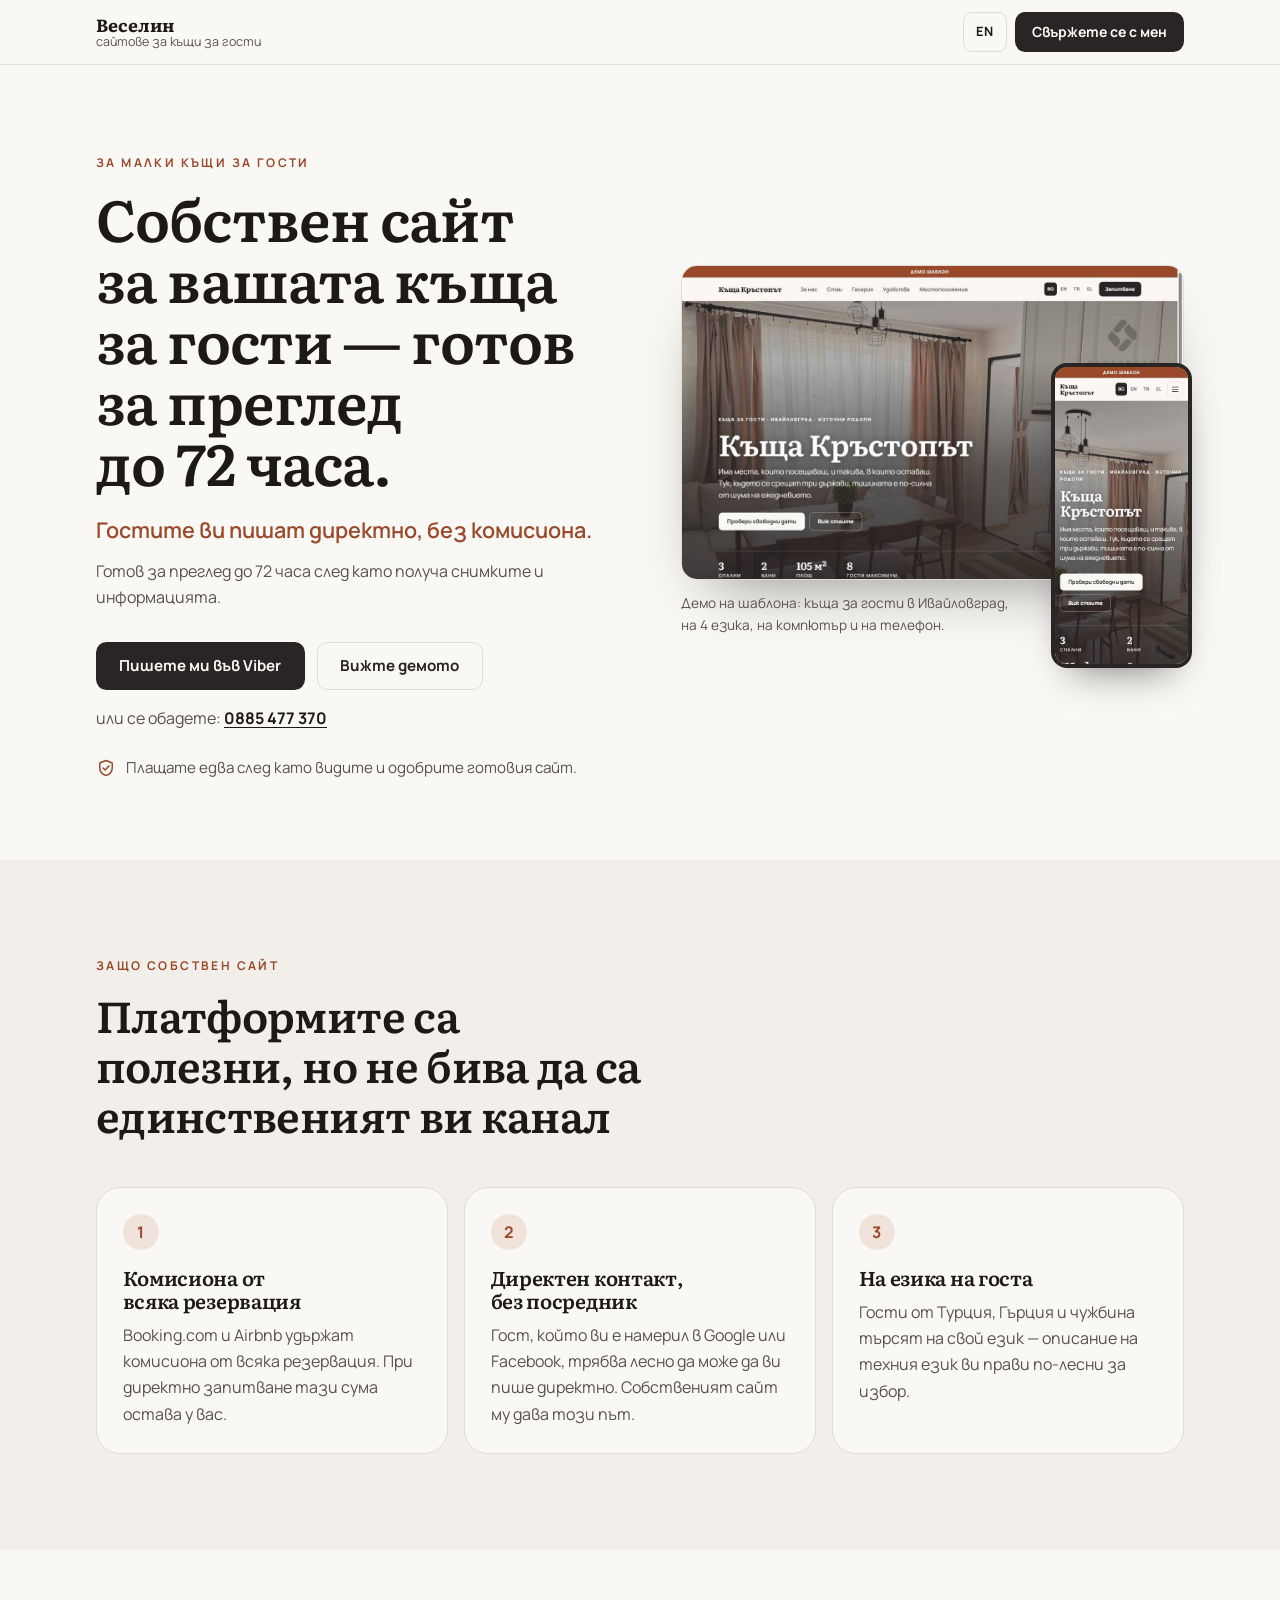
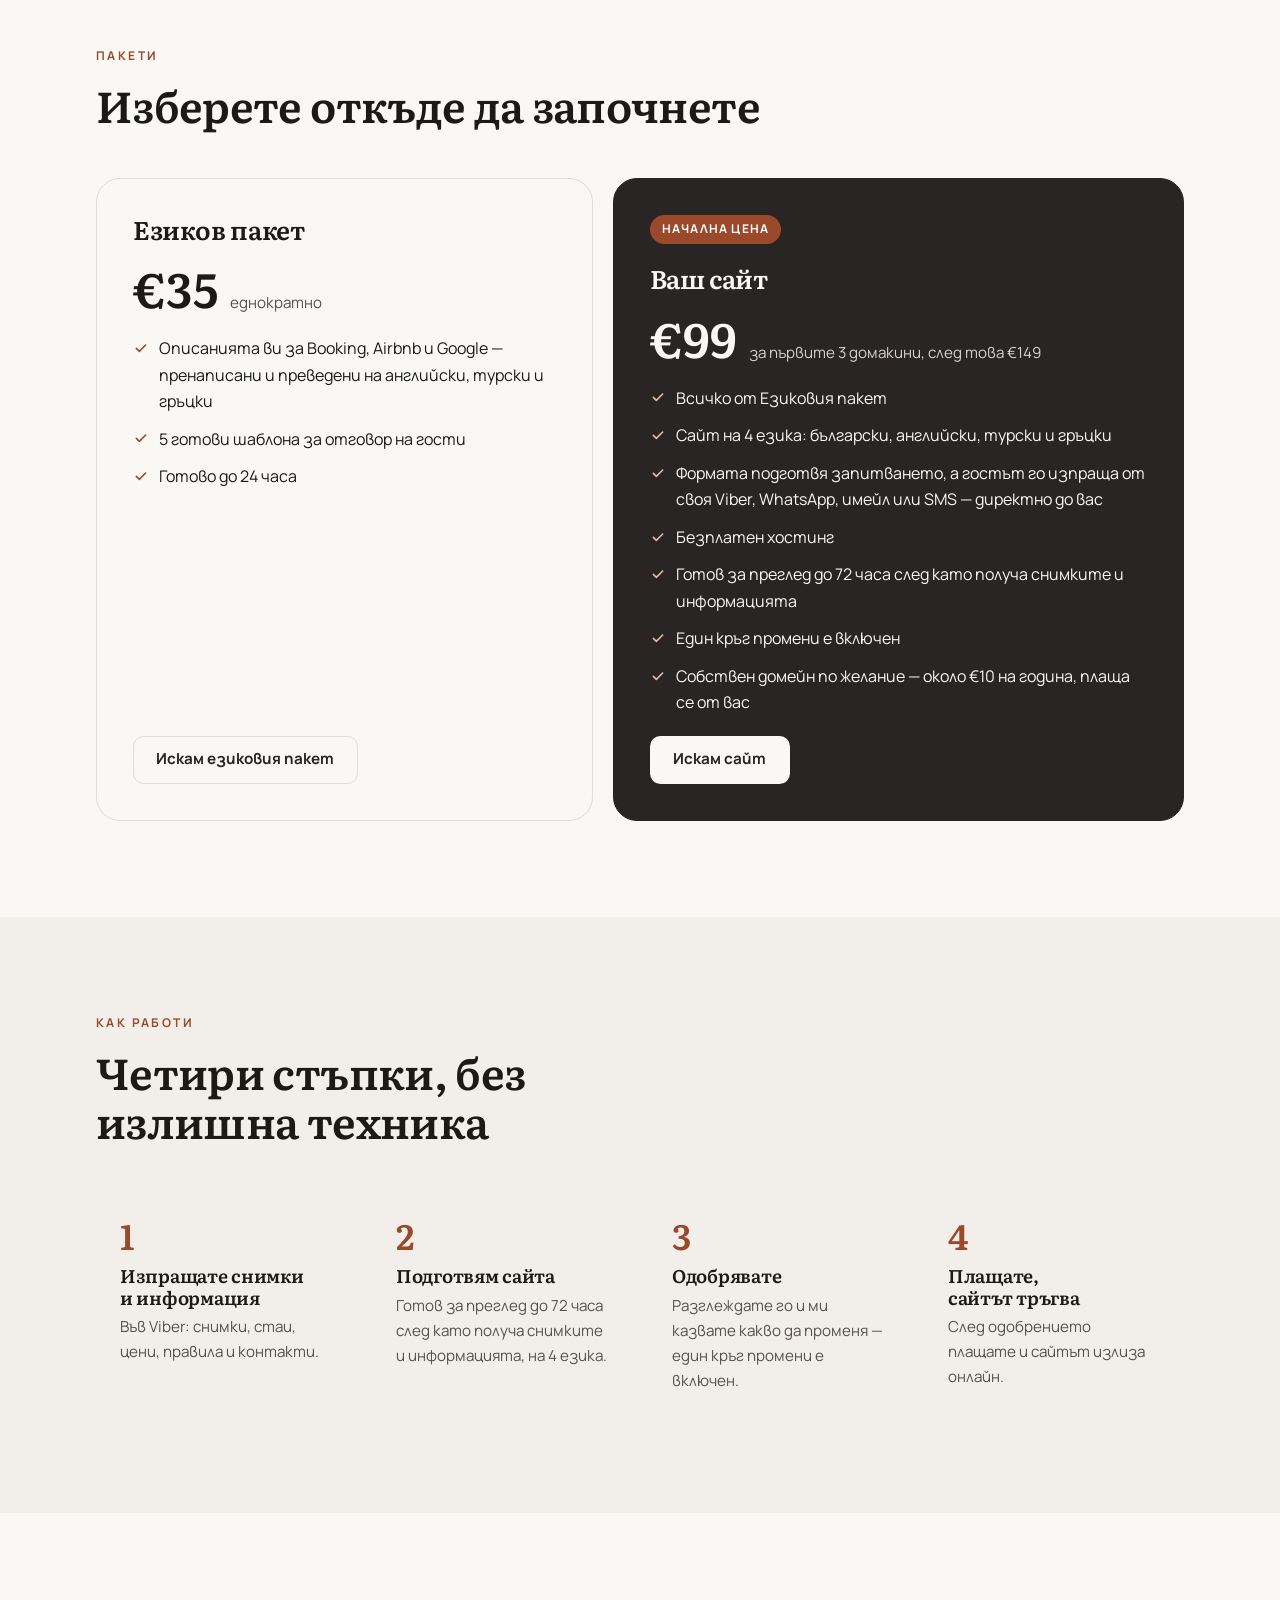
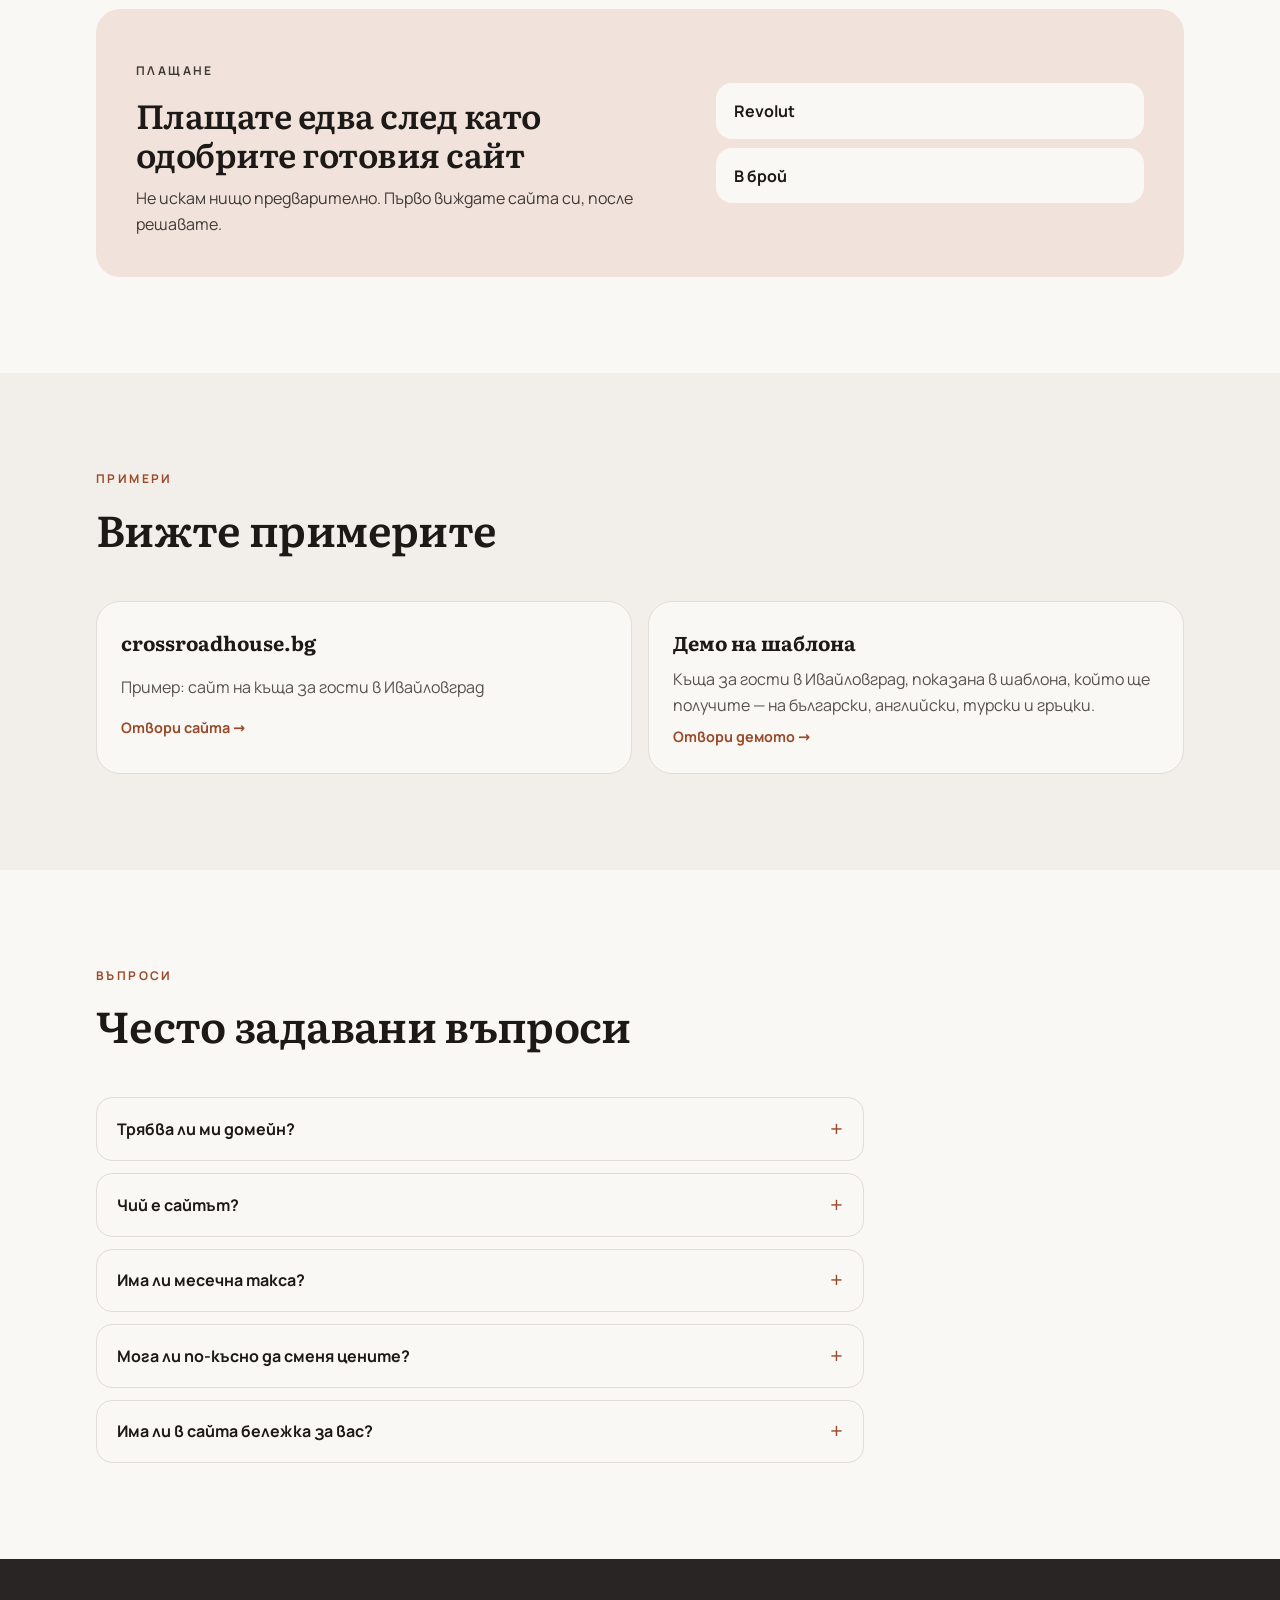
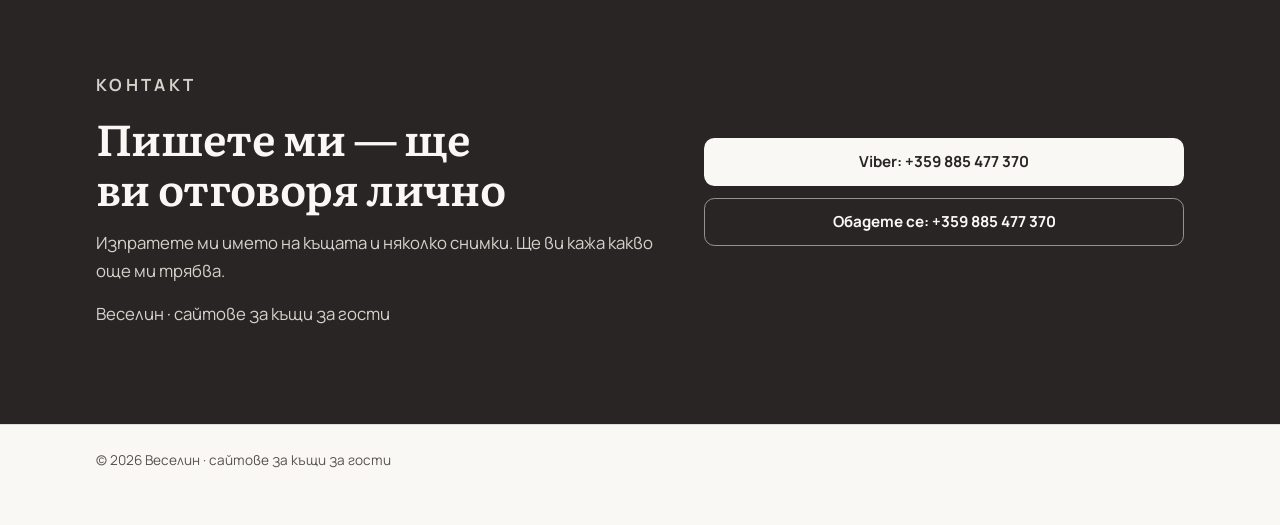
<file: index.html>
<!doctype html>
<html lang="bg"><head><meta charset="utf-8"><meta name="viewport" content="width=device-width,initial-scale=1">
<title>Собствен сайт за къща за гости</title>
<meta http-equiv="refresh" content="0; url=offer/">
<link rel="canonical" href="offer/">
</head><body><p><a href="offer/">Към офертата</a></p></body></html>
</file>
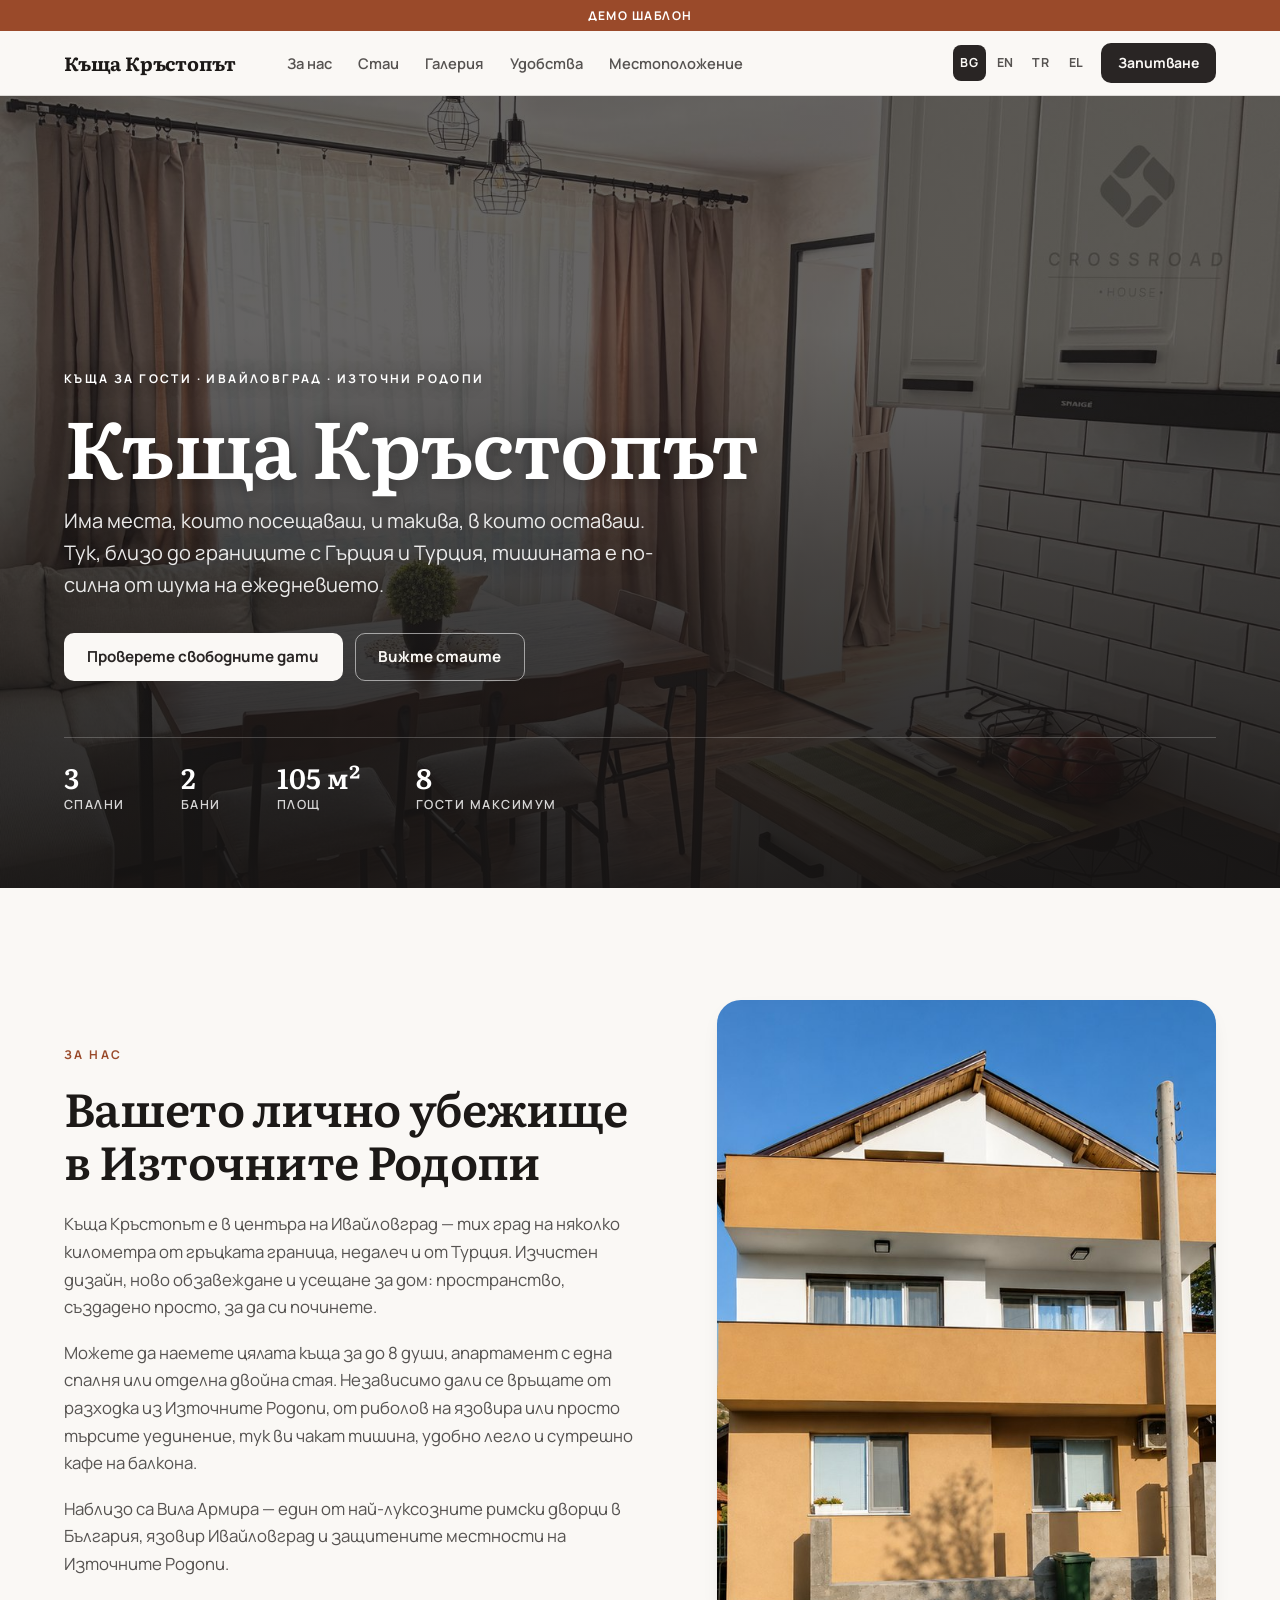
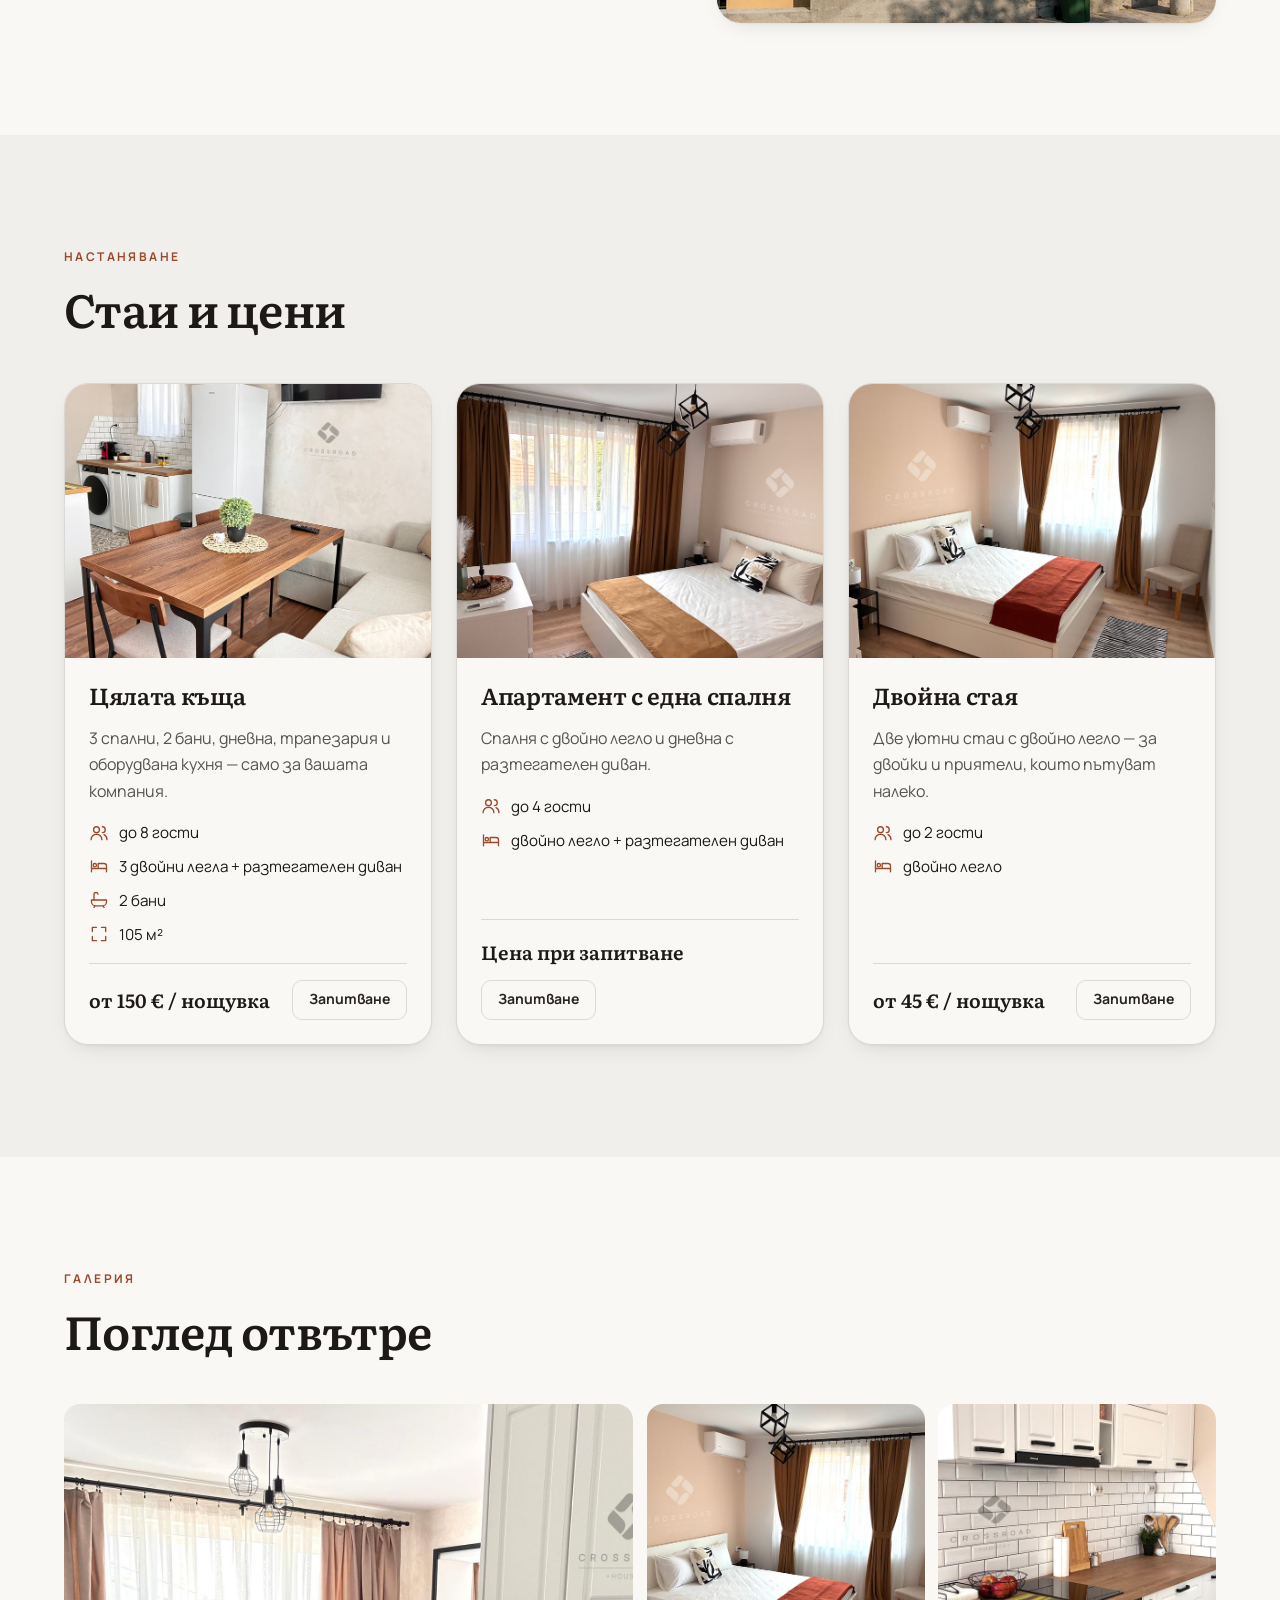
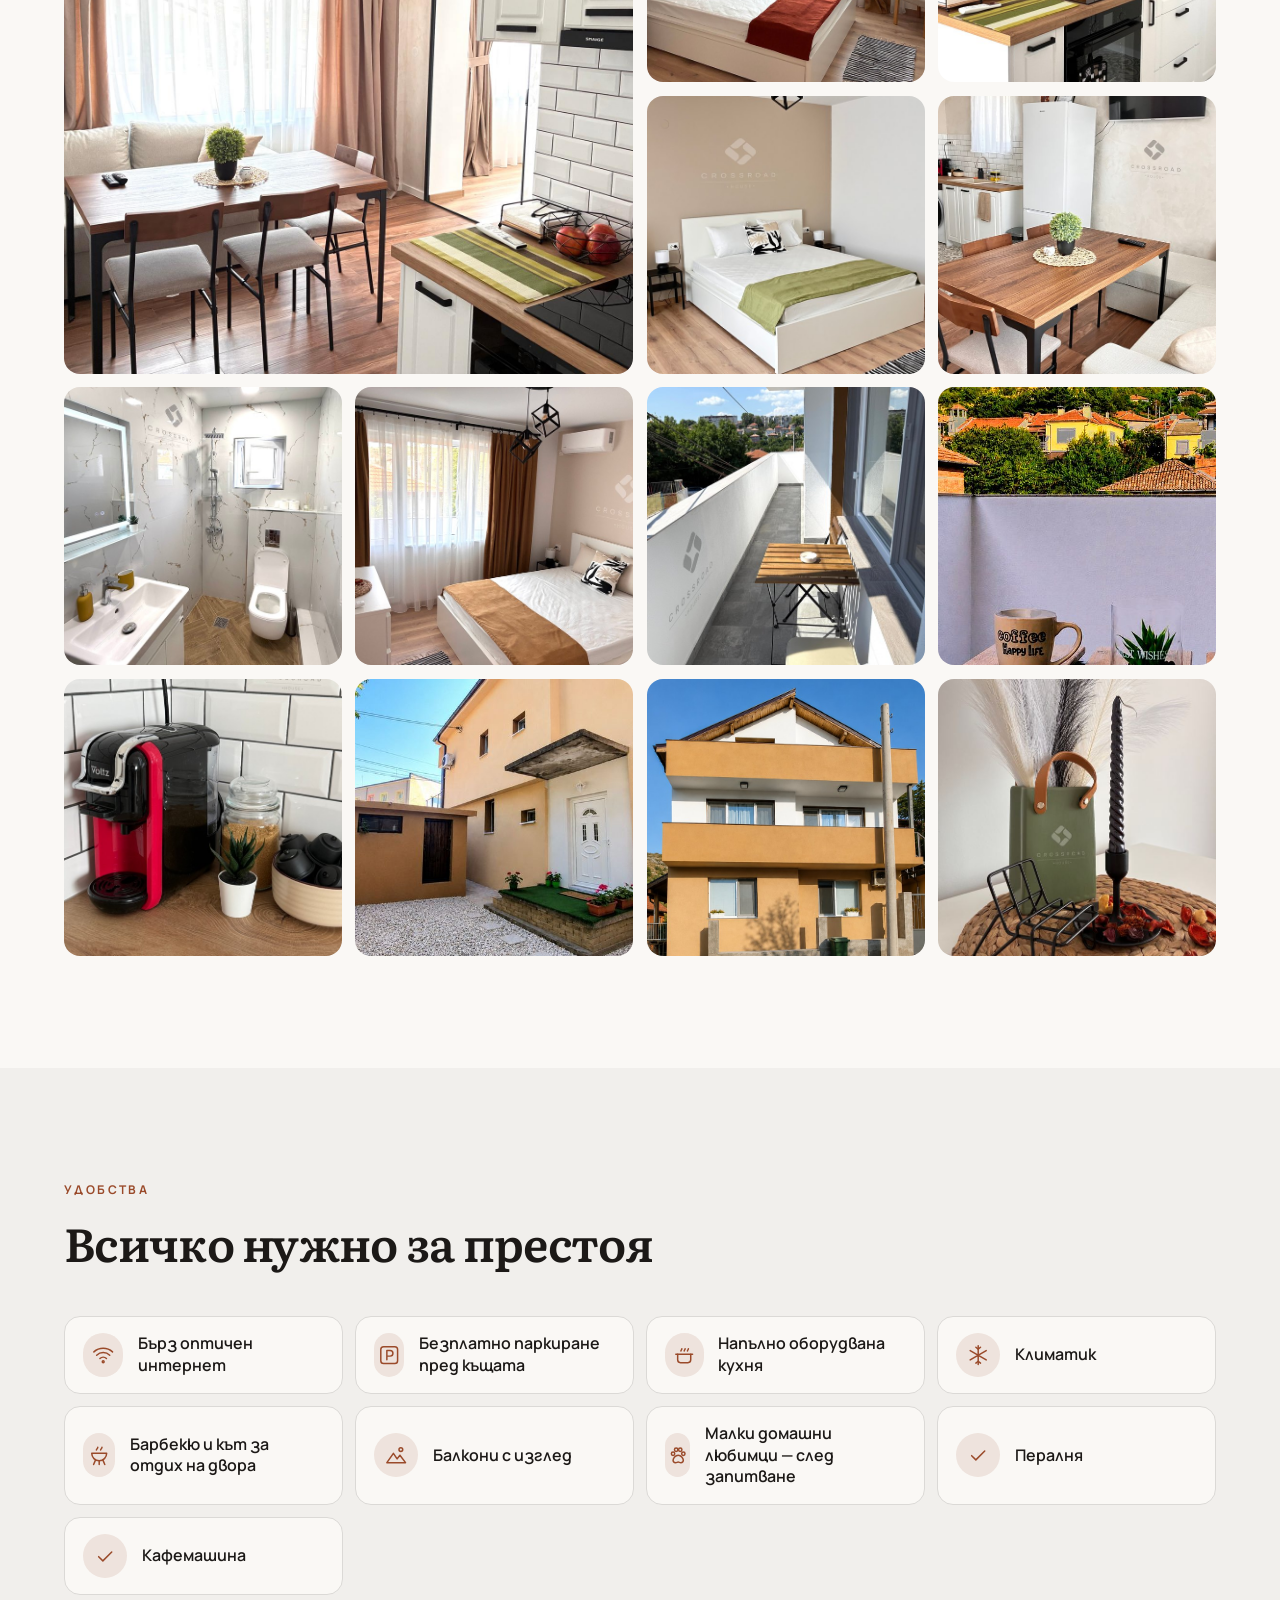
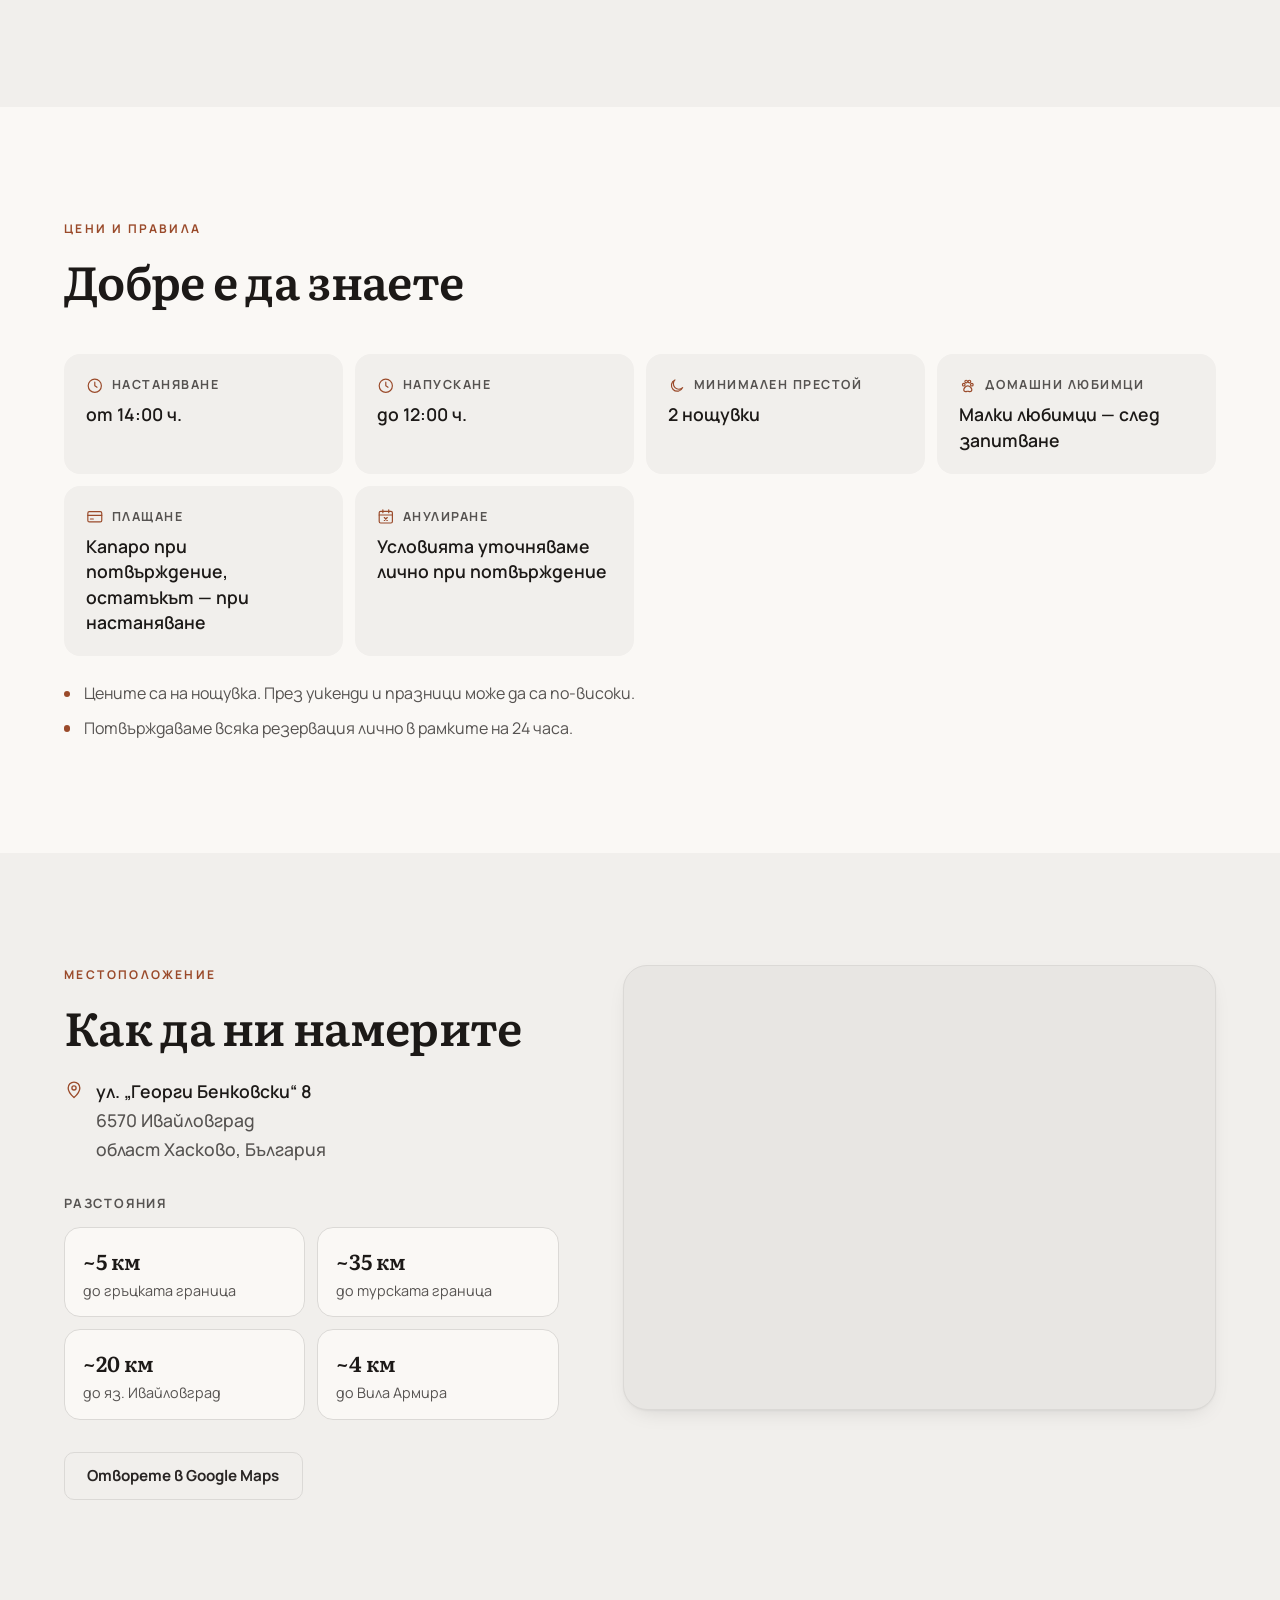
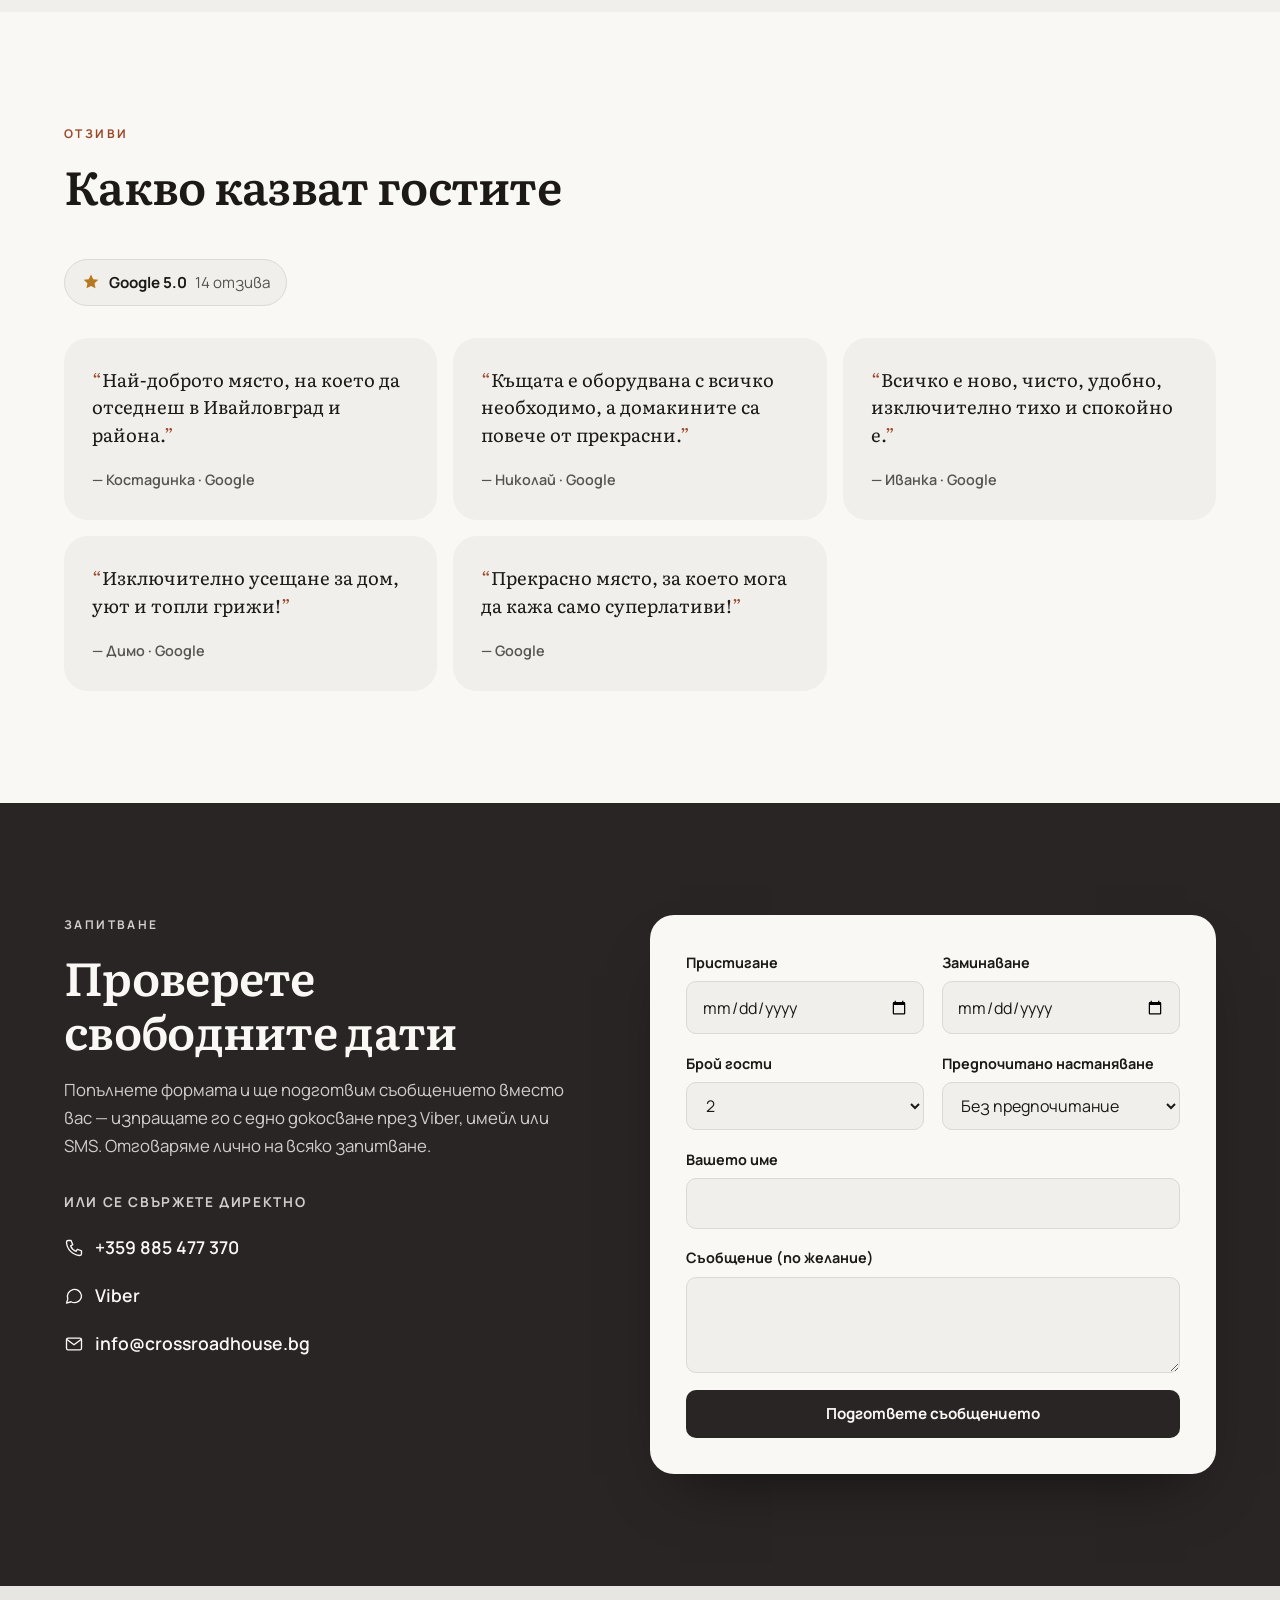
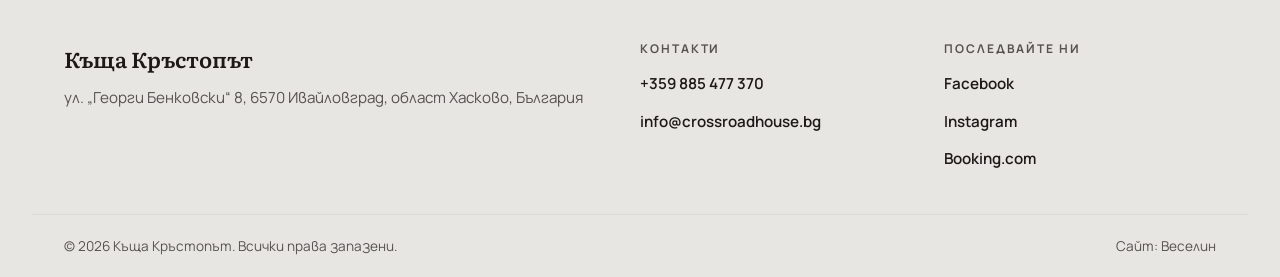
<file: demo-crossroad/index.html>
<!doctype html>
<html lang="bg">
<head>
<meta charset="utf-8">
<meta name="viewport" content="width=device-width, initial-scale=1">
<!-- SEO:START  Generated from config.js by tools/bake-seo.mjs. Edit config.js, then re-run the tool. -->
<title>Къща Кръстопът — къща за гости в Ивайловград, Източни Родопи</title>
<meta name="description" content="Цялата къща за до 8 гости, апартамент или двойна стая в центъра на Ивайловград, на 5 км от Гърция. 3 спални, 2 бани, кухня, барбекю, паркинг. Пишете ни директно.">
<meta property="og:type" content="website">
<meta property="og:title" content="Къща Кръстопът — къща за гости в Ивайловград, Източни Родопи">
<meta property="og:description" content="Цялата къща за до 8 гости, апартамент или двойна стая в центъра на Ивайловград, на 5 км от Гърция. 3 спални, 2 бани, кухня, барбекю, паркинг. Пишете ни директно.">
<meta property="og:site_name" content="Къща Кръстопът">
<meta property="og:locale" content="bg_BG">
<meta property="og:image" content="https://veselin9931.github.io/guesthouse-web/demo-crossroad/img/living-room.jpg">
<meta property="og:url" content="https://veselin9931.github.io/guesthouse-web/demo-crossroad/">
<meta name="twitter:card" content="summary_large_image">
<meta name="robots" content="noindex">
<link rel="canonical" href="https://veselin9931.github.io/guesthouse-web/demo-crossroad/">
<link rel="alternate" hreflang="bg" href="https://veselin9931.github.io/guesthouse-web/demo-crossroad/">
<link rel="alternate" hreflang="en" href="https://veselin9931.github.io/guesthouse-web/demo-crossroad/?lang=en">
<link rel="alternate" hreflang="tr" href="https://veselin9931.github.io/guesthouse-web/demo-crossroad/?lang=tr">
<link rel="alternate" hreflang="el" href="https://veselin9931.github.io/guesthouse-web/demo-crossroad/?lang=el">
<link rel="alternate" hreflang="x-default" href="https://veselin9931.github.io/guesthouse-web/demo-crossroad/">
<link rel="preload" as="image" href="img/living-room.jpg" imagesrcset="img/living-room-800.jpg 800w, img/living-room.jpg 1600w" imagesizes="100vw" fetchpriority="high">
<script type="application/ld+json">{"@context":"https://schema.org","@type":"LodgingBusiness","name":"Къща Кръстопът","description":"Цялата къща за до 8 гости, апартамент или двойна стая в центъра на Ивайловград, на 5 км от Гърция. 3 спални, 2 бани, кухня, барбекю, паркинг. Пишете ни директно.","url":"https://veselin9931.github.io/guesthouse-web/demo-crossroad/","image":"https://veselin9931.github.io/guesthouse-web/demo-crossroad/img/living-room.jpg","telephone":"+359885477370","email":"info@crossroadhouse.bg","priceRange":"€45–€150","address":{"@type":"PostalAddress","streetAddress":"ул. „Георги Бенковски“ 8","addressLocality":"Ивайловград","postalCode":"6570","addressRegion":"област Хасково, България","addressCountry":"BG"},"checkinTime":"14:00","checkoutTime":"12:00","sameAs":["https://www.facebook.com/people/%D0%9A%D1%8A%D1%89%D0%B0-%D0%9A%D1%80%D1%8A%D1%81%D1%82%D0%BE%D0%BF%D1%8A%D1%82-Crossroad-House/61590549246241/","https://www.instagram.com/crossroad.house.ivaylovgrad/","https://www.booking.com/hotel/bg/kshcha-krstopt-iztochni-rodopi.bg.html"],"geo":{"@type":"GeoCoordinates","latitude":41.5263092,"longitude":26.1236664}}</script>
<!-- SEO:END -->
<meta name="theme-color" content="#292524">
<meta name="format-detection" content="telephone=no">
<link rel="icon" href="img/favicon.svg" type="image/svg+xml">
<link rel="stylesheet" href="fonts/fonts.css">
<link rel="stylesheet" href="styles.css">
</head>
<body>
<a class="skip-link" href="#main" data-i18n="skipToContent"></a>
<p class="demo-ribbon" id="demo-ribbon" hidden></p>

<header class="site-header" id="site-header">
  <div class="container header-inner">
    <a class="brand" href="#top" id="brand-link"></a>
    <nav class="primary-nav" id="primary-nav" data-i18n-attr="aria-label:navLabel">
      <ul class="nav-list">
        <li><a href="#about" data-i18n="navAbout"></a></li>
        <li><a href="#rooms" data-i18n="navRooms"></a></li>
        <li><a href="#gallery" data-i18n="navGallery"></a></li>
        <li><a href="#amenities" data-i18n="navAmenities"></a></li>
        <li><a href="#location" data-i18n="navLocation"></a></li>
      </ul>
    </nav>
    <div class="header-actions">
      <div class="lang-switch" id="lang-switch" role="group" data-i18n-attr="aria-label:langLabel"></div>
      <div class="lang-compact" id="lang-compact">
        <label class="visually-hidden" for="lang-select" data-i18n="langLabel"></label>
        <select id="lang-select"></select>
      </div>
      <a class="button button--primary button--small header-cta" href="#inquiry" data-i18n="navInquiry"></a>
      <button class="menu-toggle" id="menu-toggle" type="button" aria-expanded="false" aria-controls="primary-nav">
        <span class="visually-hidden" data-i18n="menuLabel"></span>
        <span class="menu-toggle__bars" aria-hidden="true"></span>
      </button>
    </div>
  </div>
</header>

<main id="main" tabindex="-1">
  <noscript>
    <p class="noscript-note">Моля, включете JavaScript, за да видите сайта. / Please enable JavaScript to view this site.</p>
  </noscript>

  <section class="hero" id="top" aria-labelledby="hero-title">
    <div class="hero__media" id="hero-media"></div>
    <div class="container hero__content">
      <p class="eyebrow eyebrow--on-dark" id="hero-eyebrow"></p>
      <h1 class="hero__title" id="hero-title"></h1>
      <p class="hero__lead" id="hero-lead"></p>
      <div class="hero__actions">
        <a class="button button--light" href="#inquiry" data-i18n="heroCta"></a>
        <a class="button button--ghost-light" href="#rooms" data-i18n="heroSecondary"></a>
      </div>
      <ul class="hero__highlights" id="hero-highlights"></ul>
    </div>
  </section>

  <section class="section" id="about" aria-labelledby="about-title">
    <div class="container about">
      <div class="about__text">
        <p class="eyebrow" data-i18n="aboutEyebrow"></p>
        <h2 class="section-title" id="about-title"></h2>
        <div class="prose" id="about-body"></div>
      </div>
      <div class="about__media" id="about-media"></div>
    </div>
  </section>

  <section class="section section--tinted" id="rooms" aria-labelledby="rooms-title">
    <div class="container">
      <div class="section-head">
        <p class="eyebrow" data-i18n="roomsEyebrow"></p>
        <h2 class="section-title" id="rooms-title" data-i18n="roomsTitle"></h2>
      </div>
      <ul class="unit-grid" id="unit-list"></ul>
    </div>
  </section>

  <section class="section" id="gallery" aria-labelledby="gallery-title">
    <div class="container">
      <div class="section-head">
        <p class="eyebrow" data-i18n="galleryEyebrow"></p>
        <h2 class="section-title" id="gallery-title" data-i18n="galleryTitle"></h2>
      </div>
      <ul class="gallery-grid" id="gallery-list"></ul>
    </div>
  </section>

  <section class="section section--tinted" id="amenities" aria-labelledby="amenities-title">
    <div class="container">
      <div class="section-head">
        <p class="eyebrow" data-i18n="amenitiesEyebrow"></p>
        <h2 class="section-title" id="amenities-title" data-i18n="amenitiesTitle"></h2>
      </div>
      <ul class="amenity-grid" id="amenity-list"></ul>
    </div>
  </section>

  <section class="section" id="rules" aria-labelledby="rules-title">
    <div class="container">
      <div class="section-head">
        <p class="eyebrow" data-i18n="rulesEyebrow"></p>
        <h2 class="section-title" id="rules-title" data-i18n="rulesTitle"></h2>
      </div>
      <dl class="rule-grid" id="rule-list"></dl>
      <ul class="rule-notes" id="rule-notes"></ul>
    </div>
  </section>

  <section class="section section--tinted" id="location" aria-labelledby="location-title">
    <div class="container location">
      <div class="location__text">
        <p class="eyebrow" data-i18n="locationEyebrow"></p>
        <h2 class="section-title" id="location-title" data-i18n="locationTitle"></h2>
        <address class="location__address" id="location-address"></address>
        <h3 class="subheading" data-i18n="distancesTitle"></h3>
        <ul class="distance-list" id="distance-list"></ul>
        <a class="button button--outline" id="maps-link" href="#" target="_blank" rel="noopener noreferrer"></a>
      </div>
      <div class="location__map" id="map-frame-holder"></div>
    </div>
  </section>

  <section class="section" id="reviews" aria-labelledby="reviews-title" hidden>
    <div class="container">
      <div class="section-head">
        <p class="eyebrow" data-i18n="reviewsEyebrow"></p>
        <h2 class="section-title" id="reviews-title" data-i18n="reviewsTitle"></h2>
      </div>
      <ul class="badge-list" id="badge-list"></ul>
      <ul class="review-grid" id="review-list"></ul>
    </div>
  </section>

  <section class="section section--dark" id="inquiry" aria-labelledby="inquiry-title">
    <div class="container inquiry">
      <div class="inquiry__intro">
        <p class="eyebrow eyebrow--on-dark" data-i18n="inquiryEyebrow"></p>
        <h2 class="section-title" id="inquiry-title" data-i18n="inquiryTitle"></h2>
        <p class="inquiry__lead" id="inquiry-lead"></p>
        <p class="inquiry__call-label" data-i18n="orCall"></p>
        <ul class="direct-contacts" id="direct-contacts"></ul>
      </div>

      <div class="inquiry__card">
        <form class="inquiry-form" id="inquiry-form" novalidate>
          <div class="form-row">
            <div class="field">
              <label for="field-from" data-i18n="fieldFrom"></label>
              <input id="field-from" name="from" type="date" required aria-describedby="error-from">
              <p class="field-error" id="error-from" hidden></p>
            </div>
            <div class="field">
              <label for="field-to" data-i18n="fieldTo"></label>
              <input id="field-to" name="to" type="date" required aria-describedby="error-to">
              <p class="field-error" id="error-to" hidden></p>
            </div>
          </div>
          <div class="form-row">
            <div class="field">
              <label for="field-guests" data-i18n="fieldGuests"></label>
              <select id="field-guests" name="guests" required aria-describedby="error-guests"></select>
              <p class="field-error" id="error-guests" hidden></p>
            </div>
            <div class="field" id="field-unit-wrapper">
              <label for="field-unit" data-i18n="fieldUnit"></label>
              <select id="field-unit" name="unit"></select>
            </div>
          </div>
          <div class="field">
            <label for="field-name" data-i18n="fieldName"></label>
            <input id="field-name" name="name" type="text" autocomplete="name" maxlength="80" required aria-describedby="error-name">
            <p class="field-error" id="error-name" hidden></p>
          </div>
          <div class="field">
            <label for="field-message" data-i18n="fieldMessage"></label>
            <textarea id="field-message" name="message" rows="3" maxlength="1000"></textarea>
          </div>
          <p class="form-status" id="form-status" role="status" aria-live="polite"></p>
          <button class="button button--primary button--block" type="submit" data-i18n="submit"></button>
        </form>

        <div class="inquiry-result" id="inquiry-result" hidden>
          <h3 class="subheading" id="result-title" tabindex="-1" data-i18n="resultTitle"></h3>
          <p data-i18n="resultIntro"></p>
          <label class="visually-hidden" for="result-message" data-i18n="messagePreviewLabel"></label>
          <textarea class="result-message" id="result-message" rows="7" readonly></textarea>
          <p class="result-note" id="sms-trim-note" hidden></p>
          <p class="result-note" id="message-language-note" hidden></p>
          <p class="result-note" id="paste-note" hidden></p>
          <div class="send-buttons" id="send-buttons"></div>
          <p class="form-status" id="copy-status" role="status" aria-live="polite"></p>
          <button class="link-button" id="edit-inquiry" type="button" data-i18n="editInquiry"></button>
        </div>
      </div>
    </div>
  </section>
</main>

<footer class="site-footer" id="contact">
  <div class="container footer-inner">
    <div class="footer-brand">
      <p class="footer-name" id="footer-name"></p>
      <p class="footer-address" id="footer-address"></p>
    </div>
    <div>
      <h2 class="footer-heading" data-i18n="footerContacts"></h2>
      <ul class="footer-list" id="footer-contacts"></ul>
    </div>
    <div id="footer-social-block">
      <h2 class="footer-heading" data-i18n="footerFollow"></h2>
      <ul class="footer-list" id="footer-social"></ul>
    </div>
  </div>
  <div class="container footer-bottom">
    <p id="footer-copyright"></p>
    <p id="footer-credit"></p>
  </div>
</footer>

<nav class="mobile-bar" id="mobile-bar" data-i18n-attr="aria-label:quickActionsLabel">
  <a class="button button--outline-dark" id="mobile-call" href="#" data-i18n="callNow"></a>
  <a class="button button--primary" href="#inquiry" data-i18n="navInquiry"></a>
</nav>

<dialog class="lightbox" id="lightbox" data-i18n-attr="aria-label:lightboxLabel">
  <div class="lightbox__toolbar">
    <p class="lightbox__counter" id="lightbox-counter" aria-live="polite"></p>
    <button class="icon-button" id="lightbox-close" type="button" data-i18n-attr="aria-label:lightboxClose"></button>
  </div>
  <figure class="lightbox__figure">
    <img id="lightbox-image" alt="" decoding="async">
    <figcaption id="lightbox-caption"></figcaption>
  </figure>
  <button class="icon-button lightbox__nav lightbox__nav--prev" id="lightbox-prev" type="button" data-i18n-attr="aria-label:lightboxPrev"></button>
  <button class="icon-button lightbox__nav lightbox__nav--next" id="lightbox-next" type="button" data-i18n-attr="aria-label:lightboxNext"></button>
</dialog>

<script src="config.js"></script>
<script src="app.js"></script>
</body>
</html>
</file>
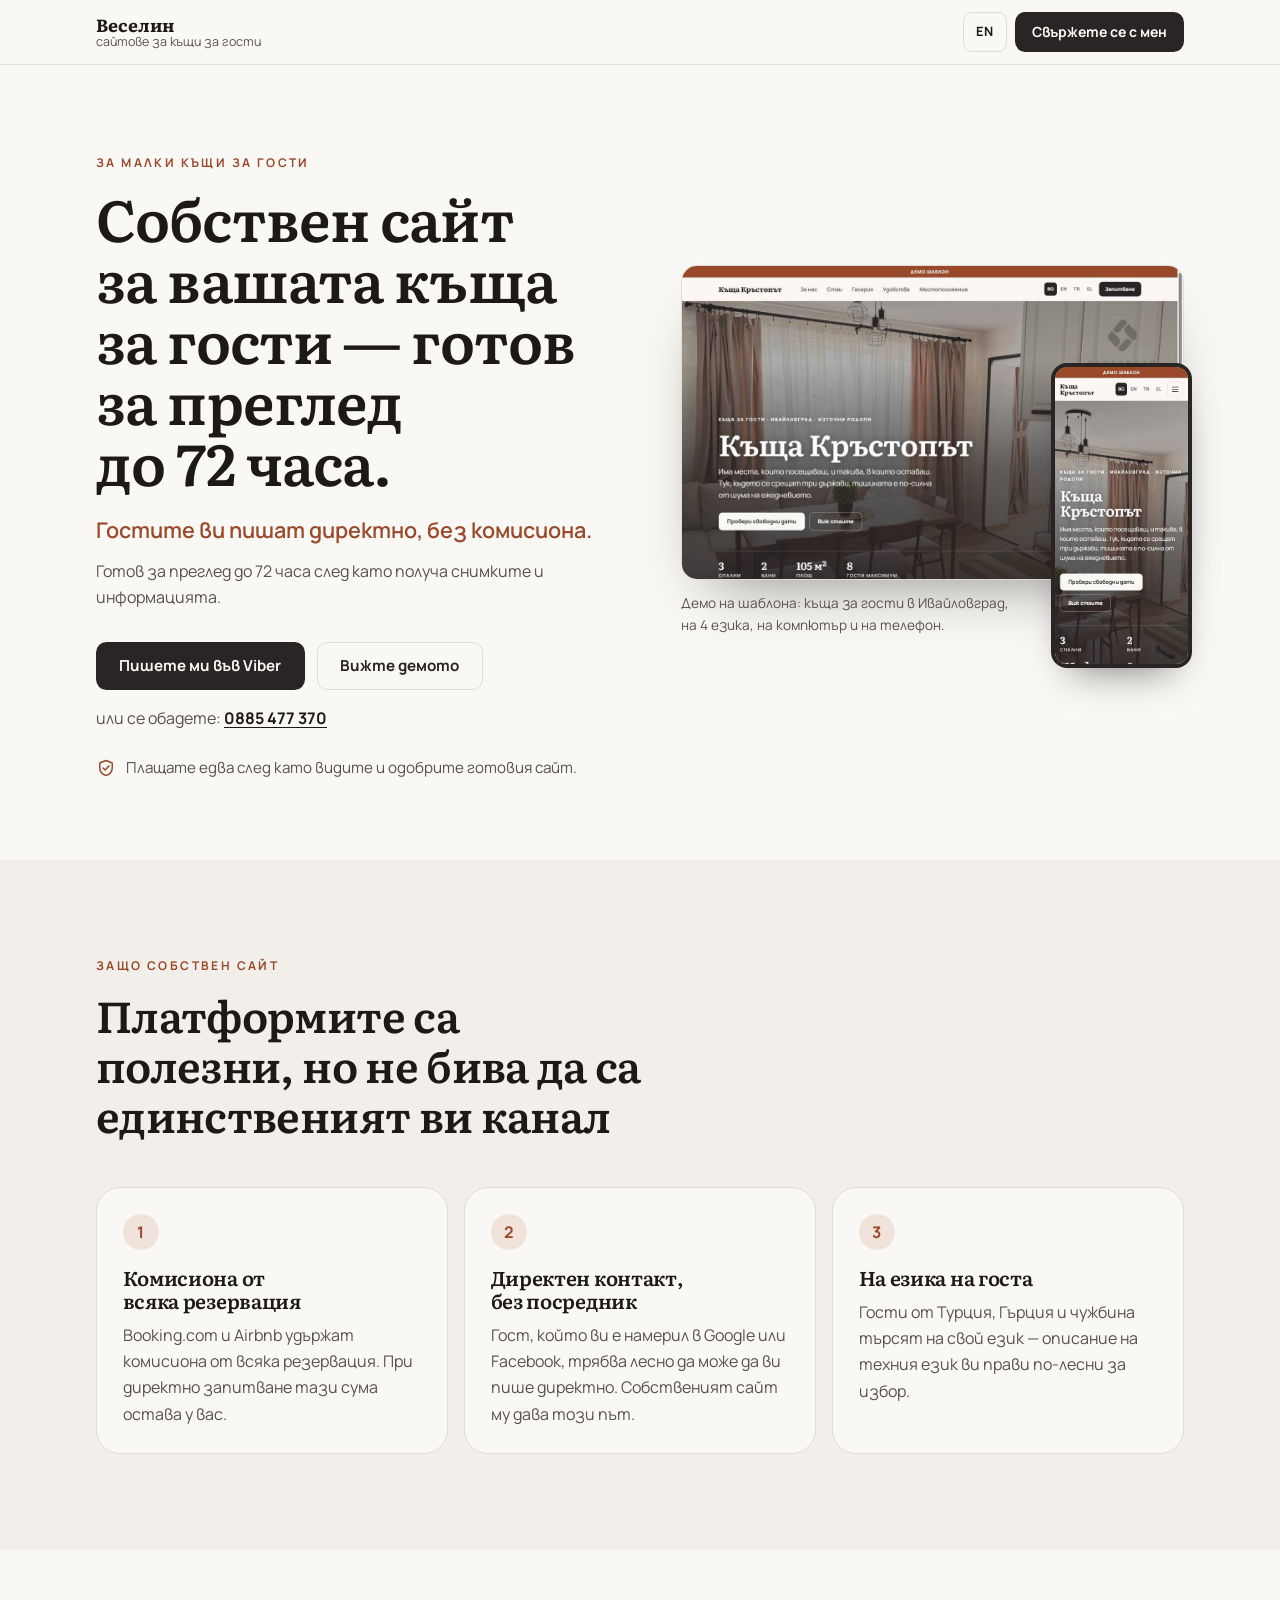
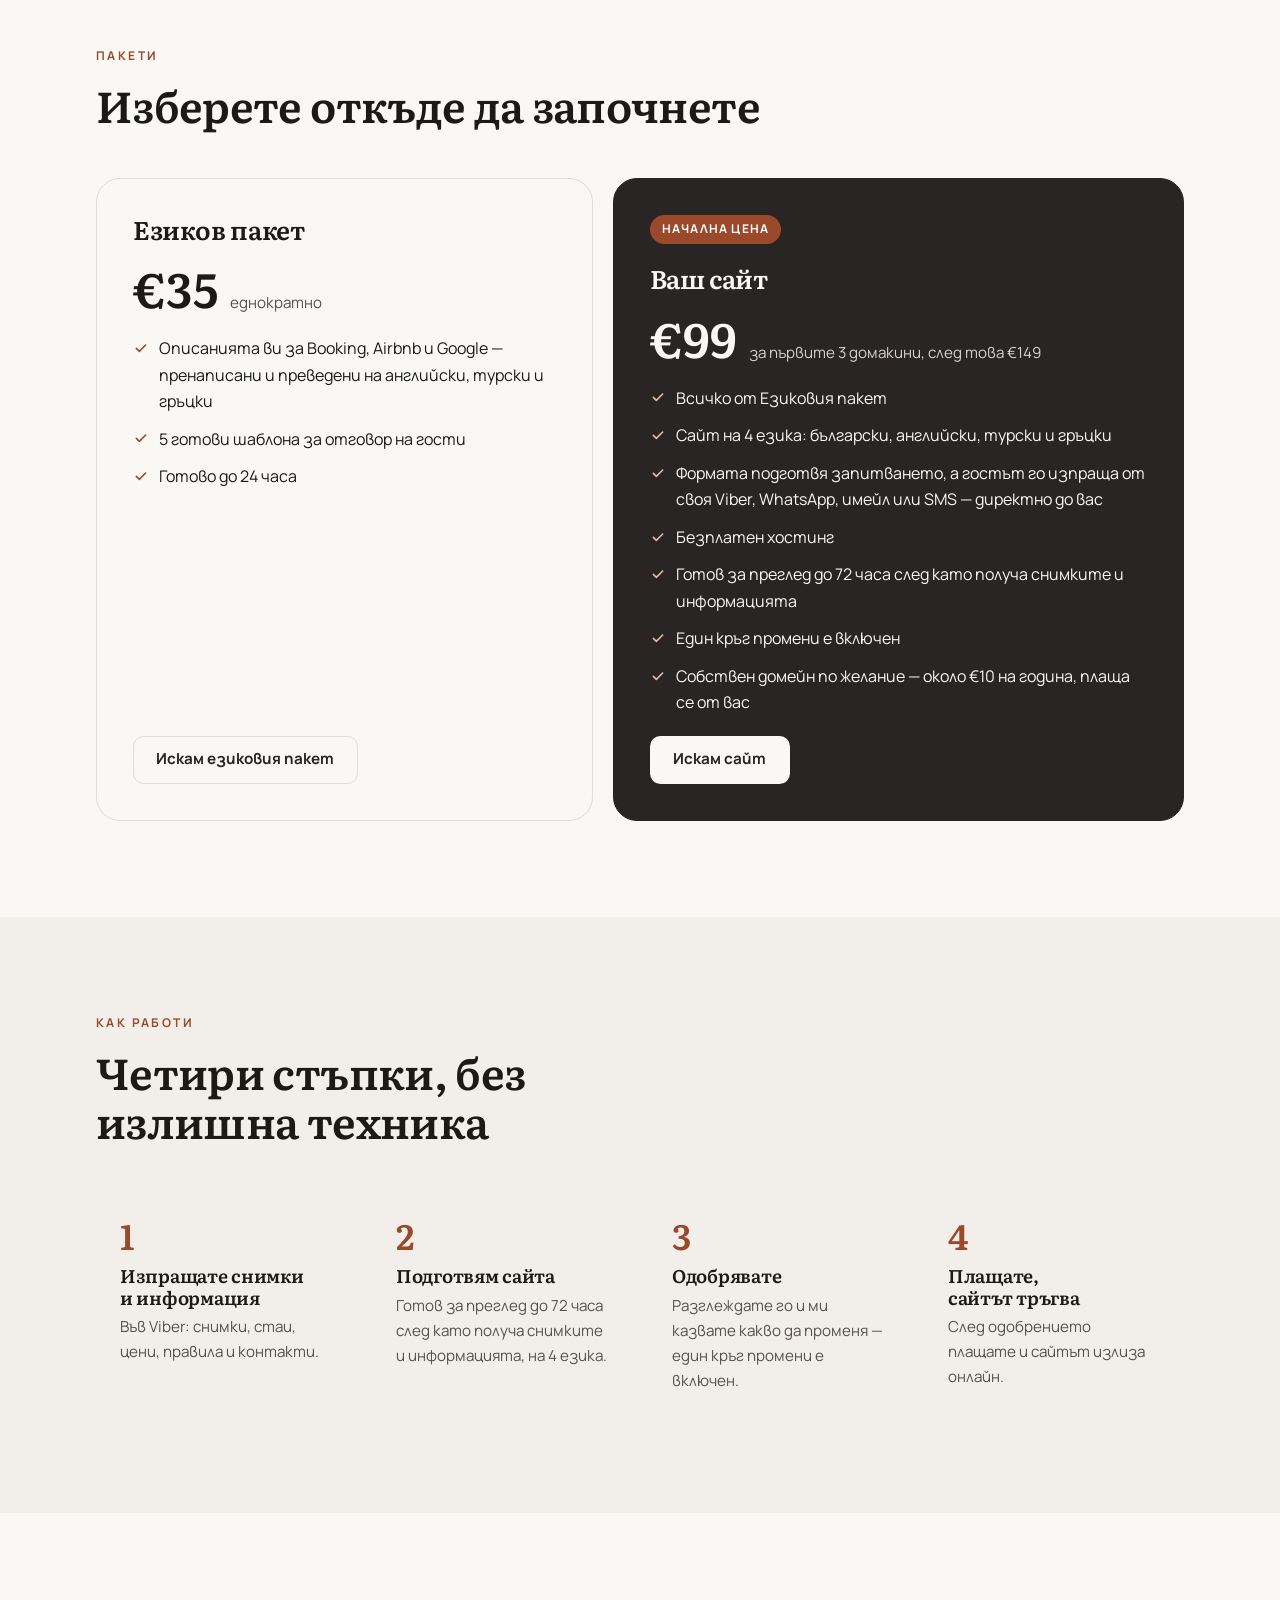
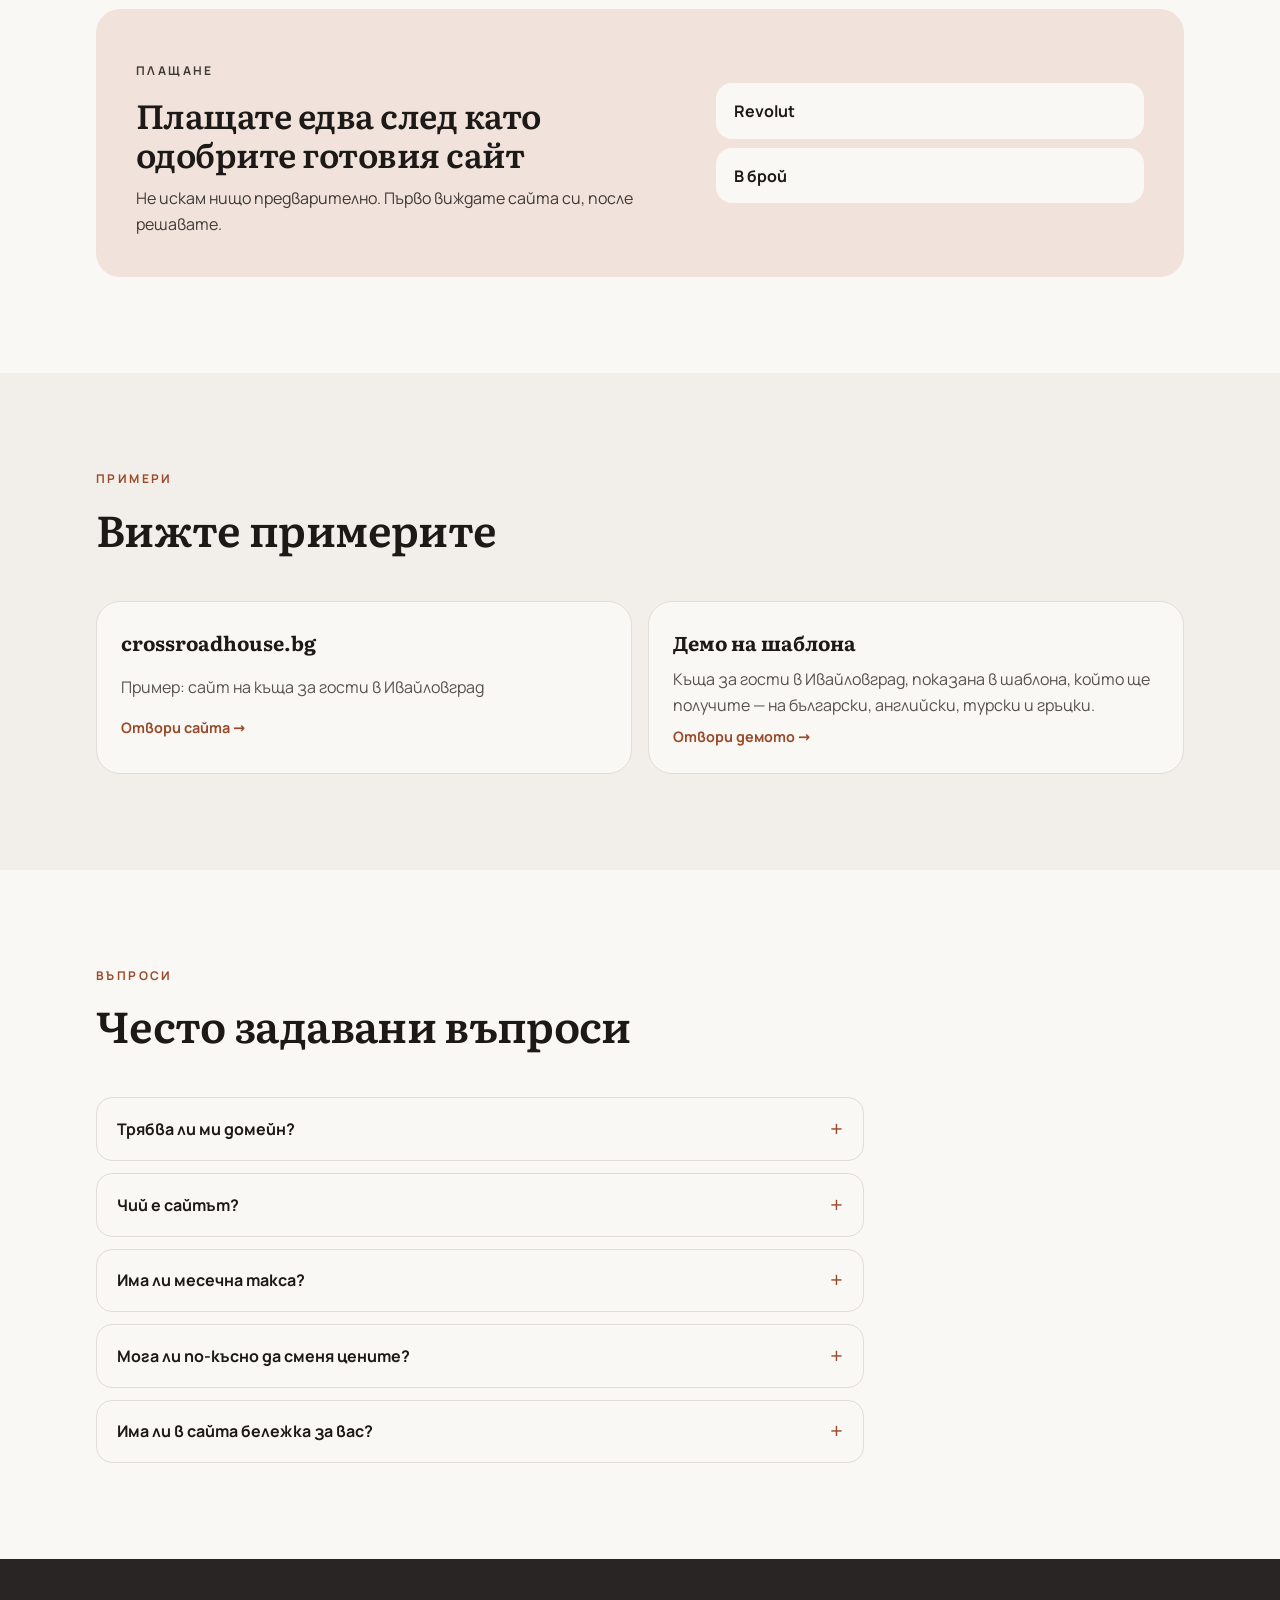
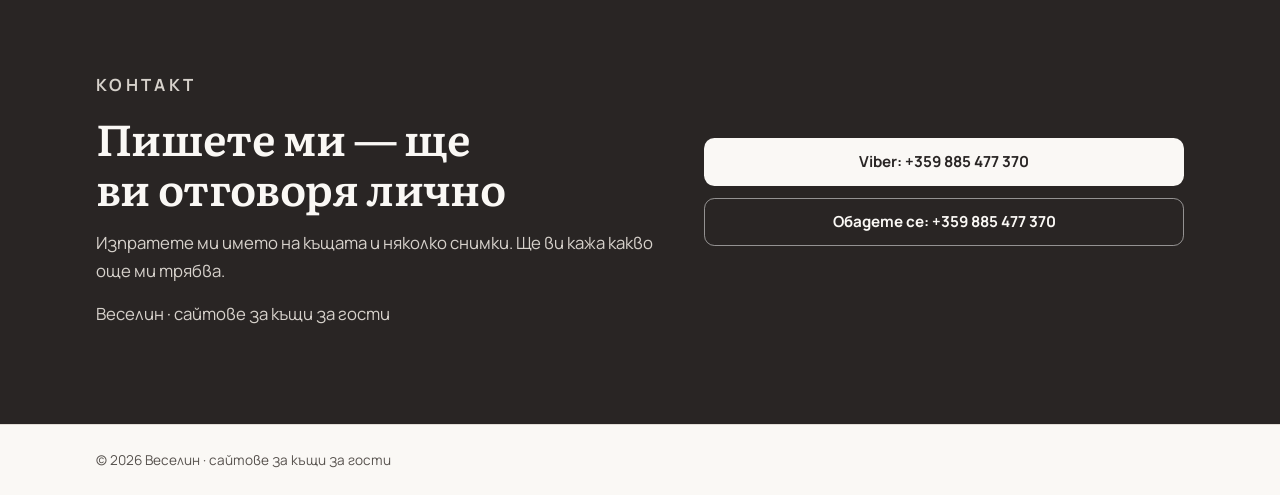
<file: offer/index.html>
<!doctype html>
<html lang="bg">
<head>
<meta charset="utf-8">
<meta name="viewport" content="width=device-width, initial-scale=1">
<title>Собствен сайт за вашата къща за гости · 99 € · Веселин</title>
<meta name="description" content="Сайт на 4 езика за малки къщи за гости. Формата подготвя запитването, а гостът го изпраща от своя Viber, WhatsApp, имейл или SMS директно до вас, без комисиона. Плащате след одобрение.">
<meta property="og:type" content="website">
<meta property="og:site_name" content="Веселин · сайтове за къщи за гости">
<meta property="og:title" content="Собствен сайт за вашата къща за гости — готов за преглед до 72 часа">
<meta property="og:description" content="Гостите ви пишат директно, без комисиона. Сайт на български, английски, турски и гръцки. Плащате след като одобрите готовия сайт.">
<meta property="og:image" content="https://veselin9931.github.io/guesthouse-web/offer/img/demo-desktop.jpg">
<meta property="og:image:width" content="1200">
<meta property="og:image:height" content="750">
<meta property="og:url" content="https://veselin9931.github.io/guesthouse-web/offer/">
<meta property="og:locale" content="bg_BG">
<meta name="twitter:card" content="summary_large_image">
<meta name="theme-color" content="#292524">
<link rel="icon" href="img/favicon.svg" type="image/svg+xml">
<link rel="stylesheet" href="fonts/fonts.css">
<style>
  :root {
    --color-primary: #292524;
    --color-accent: #9a4a2a;
    --color-bg: #faf8f5;
    --color-text: #1c1917;
    --color-surface: #f2efeb;
    --color-border: #e1dcd6;
    --color-muted: #57524e;
    --color-on-dark-muted: #d6d1cb;
    --font-heading: Literata, Georgia, serif;
    --font-body: Manrope, system-ui, -apple-system, "Segoe UI", sans-serif;
    --radius: 1rem;
    --radius-lg: 1.5rem;
    --gutter: clamp(1.25rem, 4vw, 2rem);
    --section-space: clamp(3.5rem, 8vw, 6rem);
  }
  *, *::before, *::after { box-sizing: border-box; }
  @media (prefers-reduced-motion: no-preference) { html { scroll-behavior: smooth; } }
  body { margin: 0; background: var(--color-bg); color: var(--color-text); font-family: var(--font-body); font-size: 1rem; line-height: 1.65; -webkit-font-smoothing: antialiased; }
  h1, h2, h3 { font-family: var(--font-heading); font-weight: 600; line-height: 1.15; letter-spacing: -0.015em; margin: 0; text-wrap: balance; }
  p { margin: 0; }
  ul, ol { margin: 0; padding: 0; list-style: none; }
  img { display: block; max-width: 100%; height: auto; }
  a { color: inherit; text-underline-offset: 0.2em; }
  :focus-visible { outline: 3px solid var(--color-accent); outline-offset: 3px; border-radius: 4px; }
  .dark :focus-visible { outline-color: var(--color-bg); }
  .visually-hidden { position: absolute !important; width: 1px; height: 1px; margin: -1px; overflow: hidden; clip: rect(0 0 0 0); white-space: nowrap; }
  .skip-link { position: absolute; left: 1rem; top: -4rem; z-index: 10; padding: 0.75rem 1rem; background: var(--color-primary); color: var(--color-bg); border-radius: 0.6rem; font-weight: 700; }
  .skip-link:focus { top: 1rem; }
  .container { width: 100%; max-width: calc(68rem + 2 * var(--gutter)); margin-inline: auto; padding-inline: var(--gutter); }
  .eyebrow { margin-bottom: 0.9rem; color: var(--color-accent); font-size: 0.75rem; font-weight: 700; letter-spacing: 0.2em; text-transform: uppercase; }
  .dark .eyebrow { color: var(--color-on-dark-muted); }
  .section { padding-block: var(--section-space); }
  .tinted { background: var(--color-surface); }
  .dark { background: var(--color-primary); color: var(--color-bg); }
  .section-title { font-size: clamp(1.8rem, 4.2vw, 2.7rem); }
  .section-head { max-width: 42rem; margin-bottom: clamp(2rem, 5vw, 3rem); }
  .section-head p:not(.eyebrow) { margin-top: 1rem; color: var(--color-muted); font-size: 1.05rem; }

  .button { display: inline-flex; align-items: center; justify-content: center; gap: 0.5rem; min-height: 3rem; padding: 0.75rem 1.4rem; border: 1.5px solid transparent; border-radius: 0.65rem; font: inherit; font-weight: 700; font-size: 0.95rem; line-height: 1.2; text-decoration: none; cursor: pointer; transition: background-color 180ms ease, border-color 180ms ease; }
  .button-primary { background: var(--color-primary); color: var(--color-bg); }
  .button-primary:hover { background: #1c1917; }
  .button-light { background: var(--color-bg); color: var(--color-primary); }
  .button-light:hover { background: #ebe7e2; }
  .button-outline { border-color: var(--color-border); color: var(--color-primary); }
  .button-outline:hover { border-color: var(--color-primary); }
  .button-ghost { border-color: rgb(255 255 255 / 0.5); color: var(--color-bg); }
  .button-ghost:hover { border-color: var(--color-bg); background: rgb(255 255 255 / 0.08); }

  .site-header { position: sticky; top: 0; z-index: 5; background: rgb(250 248 245 / 0.92); backdrop-filter: blur(10px); -webkit-backdrop-filter: blur(10px); border-bottom: 1px solid var(--color-border); }
  .header-inner { display: flex; align-items: center; justify-content: space-between; gap: 1rem; min-height: 4rem; }
  .brand { display: grid; line-height: 1.2; text-decoration: none; }
  .brand strong { font-family: var(--font-heading); font-size: 1.1rem; }
  .brand span { color: var(--color-muted); font-size: 0.78rem; }
  .header-actions { display: flex; align-items: center; gap: 0.5rem; }
  .lang-toggle { display: inline-grid; place-items: center; min-width: 2.75rem; min-height: 2.5rem; padding: 0 0.6rem; border: 1px solid var(--color-border); border-radius: 0.55rem; background: transparent; color: var(--color-text); font: inherit; font-size: 0.8rem; font-weight: 700; letter-spacing: 0.06em; cursor: pointer; }
  .lang-toggle:hover { border-color: var(--color-primary); }
  .header-cta { display: none; }
  @media (min-width: 720px) { .header-cta { display: inline-flex; min-height: 2.5rem; padding: 0.5rem 1rem; font-size: 0.875rem; } }

  .hero { padding-block: clamp(3rem, 8vw, 5.5rem) clamp(3rem, 7vw, 5rem); }
  .hero-grid { display: grid; gap: 3rem; align-items: center; }
  @media (min-width: 960px) { .hero-grid { grid-template-columns: 1.05fr 1fr; gap: 3.5rem; } }
  .hero h1 { font-size: clamp(2.2rem, 5.6vw, 3.6rem); line-height: 1.06; }
  .hero-lead { margin-top: 1.25rem; font-size: clamp(1.1rem, 2.4vw, 1.35rem); font-weight: 600; color: var(--color-accent); }
  .hero-timing { margin-top: 0.6rem; color: var(--color-muted); }
  .hero-actions { display: flex; flex-wrap: wrap; gap: 0.75rem; margin-top: 2rem; }
  .hero-call { margin-top: 0.9rem; color: var(--color-muted); }
  .hero-call a { color: var(--color-text); font-weight: 700; white-space: nowrap; }
  .trust-note { display: flex; align-items: flex-start; gap: 0.6rem; margin-top: 1.5rem; color: var(--color-muted); font-size: 0.95rem; }
  .trust-note svg { flex-shrink: 0; margin-top: 0.2rem; color: var(--color-accent); }
  .preview { position: relative; margin: 0; padding-bottom: 2rem; }
  .preview-desktop { width: 100%; aspect-ratio: 1200 / 750; object-fit: cover; object-position: top; border-radius: var(--radius); border: 1px solid var(--color-border); box-shadow: 0 30px 60px -30px rgb(0 0 0 / 0.45); }
  .preview-mobile { position: absolute; right: -0.5rem; bottom: 0; width: 28%; aspect-ratio: 390 / 844; object-fit: cover; object-position: top; border-radius: 1rem; border: 4px solid var(--color-primary); box-shadow: 0 20px 40px -20px rgb(0 0 0 / 0.55); }
  .preview figcaption { margin-top: 0.75rem; padding-right: 32%; color: var(--color-muted); font-size: 0.85rem; }

  .problem-grid { display: grid; gap: 1rem; }
  @media (min-width: 820px) { .problem-grid { grid-template-columns: repeat(3, minmax(0, 1fr)); } }
  .problem { padding: 1.6rem; background: var(--color-bg); border: 1px solid var(--color-border); border-radius: var(--radius-lg); }
  .problem-number { display: inline-grid; place-items: center; width: 2.25rem; height: 2.25rem; margin-bottom: 1rem; border-radius: 999px; background: #f1e3dc; color: var(--color-accent); font-weight: 700; }
  .problem h3 { font-size: 1.25rem; margin-bottom: 0.6rem; }
  .problem p { color: var(--color-muted); }

  .package-grid { display: grid; gap: 1.25rem; align-items: stretch; }
  @media (min-width: 820px) { .package-grid { grid-template-columns: 1fr 1.15fr; } }
  .package { display: flex; flex-direction: column; gap: 1.25rem; padding: clamp(1.5rem, 4vw, 2.25rem); background: var(--color-bg); border: 1px solid var(--color-border); border-radius: var(--radius-lg); }
  .package.featured { background: var(--color-primary); color: var(--color-bg); border-color: var(--color-primary); }
  .package-tag { align-self: flex-start; padding: 0.3rem 0.75rem; border-radius: 999px; background: var(--color-accent); color: #fff; font-size: 0.75rem; font-weight: 700; letter-spacing: 0.1em; text-transform: uppercase; }
  .package h3 { font-size: 1.6rem; }
  .price { display: flex; align-items: baseline; flex-wrap: wrap; gap: 0.25rem 0.75rem; }
  .price strong { font-family: var(--font-heading); font-size: 3rem; font-weight: 600; line-height: 1; }
  .price span { color: var(--color-muted); font-size: 0.95rem; }
  .featured .price span { color: var(--color-on-dark-muted); }
  .features { display: grid; gap: 0.7rem; }
  .features li { display: flex; gap: 0.65rem; align-items: flex-start; }
  .features svg { flex-shrink: 0; margin-top: 0.3rem; color: var(--color-accent); }
  .featured .features svg { color: #e9b9a3; }
  .package .button { margin-top: auto; align-self: flex-start; }

  .steps { display: grid; gap: 1rem; counter-reset: step; }
  @media (min-width: 720px) { .steps { grid-template-columns: repeat(2, minmax(0, 1fr)); } }
  @media (min-width: 1000px) { .steps { grid-template-columns: repeat(4, minmax(0, 1fr)); } }
  .step { position: relative; padding: 1.5rem; background: var(--color-surface); border-radius: var(--radius-lg); counter-increment: step; }
  .step::before { content: counter(step); display: block; margin-bottom: 0.75rem; font-family: var(--font-heading); font-size: 2.2rem; font-weight: 600; line-height: 1; color: var(--color-accent); }
  .step h3 { font-size: 1.15rem; margin-bottom: 0.4rem; }
  .step p { color: var(--color-muted); font-size: 0.95rem; }

  .payment { display: grid; gap: 1.5rem; align-items: center; padding: clamp(1.5rem, 4vw, 2.5rem); border-radius: var(--radius-lg); background: #f1e3dc; }
  @media (min-width: 820px) { .payment { grid-template-columns: 1.3fr 1fr; } }
  .payment h2 { font-size: clamp(1.5rem, 3.4vw, 2.1rem); }
  .payment p { margin-top: 0.75rem; color: #3f3a36; }
  .payment-methods { display: grid; gap: 0.6rem; }
  .payment-methods li { display: flex; align-items: center; gap: 0.6rem; padding: 0.9rem 1.1rem; background: var(--color-bg); border-radius: var(--radius); font-weight: 700; }

  .examples { display: grid; gap: 1rem; }
  @media (min-width: 720px) { .examples { grid-template-columns: repeat(2, minmax(0, 1fr)); } }
  .example { display: grid; gap: 0.4rem; padding: 1.5rem; background: var(--color-bg); border: 1px solid var(--color-border); border-radius: var(--radius-lg); text-decoration: none; transition: border-color 180ms ease; }
  .example:hover { border-color: var(--color-primary); }
  .example strong { font-family: var(--font-heading); font-size: 1.25rem; }
  .example span { color: var(--color-muted); }
  .example em { color: var(--color-accent); font-style: normal; font-weight: 700; font-size: 0.9rem; }

  .faq { display: grid; gap: 0.75rem; max-width: 48rem; }
  .faq details { background: var(--color-bg); border: 1px solid var(--color-border); border-radius: var(--radius); }
  .faq summary { display: flex; justify-content: space-between; align-items: center; gap: 1rem; padding: 1.1rem 1.25rem; font-weight: 700; cursor: pointer; list-style: none; }
  .faq summary::-webkit-details-marker { display: none; }
  .faq summary::after { content: "+"; font-size: 1.4rem; font-weight: 400; line-height: 1; color: var(--color-accent); }
  .faq details[open] summary::after { content: "–"; }
  .faq details p { padding: 0 1.25rem 1.2rem; color: var(--color-muted); }

  .contact-grid { display: grid; gap: 2rem; align-items: center; }
  @media (min-width: 900px) { .contact-grid { grid-template-columns: 1.2fr 1fr; } }
  .contact-grid .section-title { color: var(--color-bg); }
  .contact-grid p { margin-top: 1rem; color: var(--color-on-dark-muted); font-size: 1.05rem; }
  .contact-actions { display: grid; gap: 0.75rem; }
  .seller { margin-top: 1.5rem; color: var(--color-on-dark-muted); font-size: 0.95rem; }

  .site-footer { padding-block: 1.5rem; border-top: 1px solid var(--color-border); color: var(--color-muted); font-size: 0.85rem; }
  .footer-inner { display: flex; flex-wrap: wrap; justify-content: space-between; gap: 0.5rem 1.5rem; }
  @media (prefers-reduced-motion: reduce) { *, *::before, *::after { transition-duration: 0.01ms !important; } }
</style>
</head>
<body>
<a class="skip-link" href="#main" data-i18n="skip">Към съдържанието</a>

<header class="site-header">
  <div class="container header-inner">
    <a class="brand" href="#top">
      <strong data-i18n="brandName">Веселин</strong>
      <span data-i18n="brandSub">сайтове за къщи за гости</span>
    </a>
    <div class="header-actions">
      <button class="lang-toggle" id="lang-toggle" type="button" lang="en"><span id="lang-toggle-code">EN</span><span class="visually-hidden" id="lang-toggle-name"> – English</span></button>
      <a class="button button-primary header-cta" href="#contact" data-i18n="headerCta">Свържете се с мен</a>
    </div>
  </div>
</header>

<main id="main" tabindex="-1">
  <section class="hero" id="top" aria-labelledby="hero-title">
    <div class="container hero-grid">
      <div>
        <p class="eyebrow" data-i18n="heroEyebrow">За малки къщи за гости</p>
        <h1 id="hero-title" data-i18n="heroTitle">Собствен сайт за вашата къща за гости — готов за преглед до 72 часа.</h1>
        <p class="hero-lead" data-i18n="heroLead">Гостите ви пишат директно, без комисиона.</p>
        <p class="hero-timing" data-i18n="heroTiming">Готов за преглед до 72 часа след като получа снимките и информацията.</p>
        <div class="hero-actions">
          <a class="button button-primary" href="viber://chat?number=%2B359885477370" data-i18n="ctaViber">Пишете ми във Viber</a>
          <a class="button button-outline" href="../demo-crossroad/index.html" data-i18n="ctaDemo">Вижте демото</a>
        </div>
        <p class="hero-call"><span data-i18n="heroCallLabel">или се обадете:</span> <a href="tel:+359885477370" data-i18n="heroCallNumber">0885 477 370</a></p>
        <p class="trust-note">
          <svg width="20" height="20" viewBox="0 0 24 24" fill="none" stroke="currentColor" stroke-width="1.8" stroke-linecap="round" stroke-linejoin="round" aria-hidden="true"><path d="M12 3 4.5 6v5.5c0 4.6 3.2 8.4 7.5 9.5 4.3-1.1 7.5-4.9 7.5-9.5V6Z"/><path d="m8.5 12 2.5 2.5 4.5-5"/></svg>
          <span data-i18n="heroTrust">Плащате едва след като видите и одобрите готовия сайт.</span>
        </p>
      </div>
      <figure class="preview">
        <img class="preview-desktop" src="img/demo-desktop.jpg" width="1200" height="750" alt="Демо на шаблона на компютър" data-i18n-alt="previewDesktopAlt">
        <img class="preview-mobile" src="img/demo-mobile.jpg" width="390" height="844" alt="Същият сайт на телефон" data-i18n-alt="previewMobileAlt">
        <figcaption data-i18n="previewCaption">Демо на шаблона: къща за гости в Ивайловград, на 4 езика, на компютър и на телефон.</figcaption>
      </figure>
    </div>
  </section>

  <section class="section tinted" aria-labelledby="problem-title">
    <div class="container">
      <div class="section-head">
        <p class="eyebrow" data-i18n="problemEyebrow">Защо собствен сайт</p>
        <h2 class="section-title" id="problem-title" data-i18n="problemTitle">Платформите са полезни, но не бива да са единственият ви канал</h2>
      </div>
      <ul class="problem-grid">
        <li class="problem">
          <span class="problem-number" aria-hidden="true">1</span>
          <h3 data-i18n="problem1Title">Комисиона от всяка резервация</h3>
          <p data-i18n="problem1Text">Booking.com и Airbnb удържат комисиона от всяка резервация. При директно запитване тази сума остава у вас.</p>
        </li>
        <li class="problem">
          <span class="problem-number" aria-hidden="true">2</span>
          <h3 data-i18n="problem2Title">Директен контакт, без посредник</h3>
          <p data-i18n="problem2Text">Гост, който ви е намерил в Google или Facebook, трябва лесно да може да ви пише директно. Собственият сайт му дава този път.</p>
        </li>
        <li class="problem">
          <span class="problem-number" aria-hidden="true">3</span>
          <h3 data-i18n="problem3Title">На езика на госта</h3>
          <p data-i18n="problem3Text">Гости от Турция, Гърция и чужбина търсят на свой език — описание на техния език ви прави по-лесни за избор.</p>
        </li>
      </ul>
    </div>
  </section>

  <section class="section" id="packages" aria-labelledby="packages-title">
    <div class="container">
      <div class="section-head">
        <p class="eyebrow" data-i18n="packagesEyebrow">Пакети</p>
        <h2 class="section-title" id="packages-title" data-i18n="packagesTitle">Изберете откъде да започнете</h2>
      </div>
      <div class="package-grid">
        <article class="package" aria-labelledby="package-language-title">
          <h3 id="package-language-title" data-i18n="langPackTitle">Езиков пакет</h3>
          <p class="price"><strong>€35</strong> <span data-i18n="langPackPriceNote">еднократно</span></p>
          <ul class="features">
            <li><svg width="16" height="16" viewBox="0 0 24 24" fill="none" stroke="currentColor" stroke-width="2.4" stroke-linecap="round" stroke-linejoin="round" aria-hidden="true"><path d="m5 12.5 4.5 4.5L19 7.5"/></svg><span data-i18n="langPack1">Описанията ви за Booking, Airbnb и Google — пренаписани и преведени на английски, турски и гръцки</span></li>
            <li><svg width="16" height="16" viewBox="0 0 24 24" fill="none" stroke="currentColor" stroke-width="2.4" stroke-linecap="round" stroke-linejoin="round" aria-hidden="true"><path d="m5 12.5 4.5 4.5L19 7.5"/></svg><span data-i18n="langPack2">5 готови шаблона за отговор на гости</span></li>
            <li><svg width="16" height="16" viewBox="0 0 24 24" fill="none" stroke="currentColor" stroke-width="2.4" stroke-linecap="round" stroke-linejoin="round" aria-hidden="true"><path d="m5 12.5 4.5 4.5L19 7.5"/></svg><span data-i18n="langPack3">Готово до 24 часа</span></li>
          </ul>
          <a class="button button-outline" href="#contact" data-i18n="langPackCta">Искам езиковия пакет</a>
        </article>

        <article class="package featured" aria-labelledby="package-site-title">
          <p class="package-tag" data-i18n="sitePackTag">Начална цена</p>
          <h3 id="package-site-title" data-i18n="sitePackTitle">Ваш сайт</h3>
          <p class="price"><strong>€99</strong> <span data-i18n="sitePackPriceNote">за първите 3 домакини, след това €149</span></p>
          <ul class="features">
            <li><svg width="16" height="16" viewBox="0 0 24 24" fill="none" stroke="currentColor" stroke-width="2.4" stroke-linecap="round" stroke-linejoin="round" aria-hidden="true"><path d="m5 12.5 4.5 4.5L19 7.5"/></svg><span data-i18n="sitePack1">Всичко от Езиковия пакет</span></li>
            <li><svg width="16" height="16" viewBox="0 0 24 24" fill="none" stroke="currentColor" stroke-width="2.4" stroke-linecap="round" stroke-linejoin="round" aria-hidden="true"><path d="m5 12.5 4.5 4.5L19 7.5"/></svg><span data-i18n="sitePack2">Сайт на 4 езика: български, английски, турски и гръцки</span></li>
            <li><svg width="16" height="16" viewBox="0 0 24 24" fill="none" stroke="currentColor" stroke-width="2.4" stroke-linecap="round" stroke-linejoin="round" aria-hidden="true"><path d="m5 12.5 4.5 4.5L19 7.5"/></svg><span data-i18n="sitePack3">Формата подготвя запитването, а гостът го изпраща от своя Viber, WhatsApp, имейл или SMS — директно до вас</span></li>
            <li><svg width="16" height="16" viewBox="0 0 24 24" fill="none" stroke="currentColor" stroke-width="2.4" stroke-linecap="round" stroke-linejoin="round" aria-hidden="true"><path d="m5 12.5 4.5 4.5L19 7.5"/></svg><span data-i18n="sitePack4">Безплатен хостинг</span></li>
            <li><svg width="16" height="16" viewBox="0 0 24 24" fill="none" stroke="currentColor" stroke-width="2.4" stroke-linecap="round" stroke-linejoin="round" aria-hidden="true"><path d="m5 12.5 4.5 4.5L19 7.5"/></svg><span data-i18n="sitePack5">Готов за преглед до 72 часа след като получа снимките и информацията</span></li>
            <li><svg width="16" height="16" viewBox="0 0 24 24" fill="none" stroke="currentColor" stroke-width="2.4" stroke-linecap="round" stroke-linejoin="round" aria-hidden="true"><path d="m5 12.5 4.5 4.5L19 7.5"/></svg><span data-i18n="sitePack6">Един кръг промени е включен</span></li>
            <li><svg width="16" height="16" viewBox="0 0 24 24" fill="none" stroke="currentColor" stroke-width="2.4" stroke-linecap="round" stroke-linejoin="round" aria-hidden="true"><path d="m5 12.5 4.5 4.5L19 7.5"/></svg><span data-i18n="sitePack7">Собствен домейн по желание — около €10 на година, плаща се от вас</span></li>
          </ul>
          <a class="button button-light" href="#contact" data-i18n="sitePackCta">Искам сайт</a>
        </article>
      </div>
    </div>
  </section>

  <section class="section tinted" aria-labelledby="steps-title">
    <div class="container">
      <div class="section-head">
        <p class="eyebrow" data-i18n="stepsEyebrow">Как работи</p>
        <h2 class="section-title" id="steps-title" data-i18n="stepsTitle">Четири стъпки, без излишна техника</h2>
      </div>
      <ol class="steps">
        <li class="step"><h3 data-i18n="step1Title">Изпращате снимки и информация</h3><p data-i18n="step1Text">Във Viber: снимки, стаи, цени, правила и контакти.</p></li>
        <li class="step"><h3 data-i18n="step2Title">Подготвям сайта</h3><p data-i18n="step2Text">Готов за преглед до 72 часа след като получа снимките и информацията, на 4 езика.</p></li>
        <li class="step"><h3 data-i18n="step3Title">Одобрявате</h3><p data-i18n="step3Text">Разглеждате го и ми казвате какво да променя — един кръг промени е включен.</p></li>
        <li class="step"><h3 data-i18n="step4Title">Плащате, сайтът тръгва</h3><p data-i18n="step4Text">След одобрението плащате и сайтът излиза онлайн.</p></li>
      </ol>
    </div>
  </section>

  <section class="section" aria-labelledby="payment-title">
    <div class="container">
      <div class="payment">
        <div>
          <p class="eyebrow" data-i18n="paymentEyebrow">Плащане</p>
          <h2 id="payment-title" data-i18n="paymentTitle">Плащате едва след като одобрите готовия сайт</h2>
          <p data-i18n="paymentText">Не искам нищо предварително. Първо виждате сайта си, после решавате.</p>
        </div>
        <ul class="payment-methods">
          <li data-i18n="paymentRevolut">Revolut</li>
          <li data-i18n="paymentCash">В брой</li>
        </ul>
      </div>
    </div>
  </section>

  <section class="section tinted" aria-labelledby="examples-title">
    <div class="container">
      <div class="section-head">
        <p class="eyebrow" data-i18n="examplesEyebrow">Примери</p>
        <h2 class="section-title" id="examples-title" data-i18n="examplesTitle">Вижте примерите</h2>
      </div>
      <div class="examples">
        <a class="example" href="https://www.crossroadhouse.bg" target="_blank" rel="noopener noreferrer">
          <strong>crossroadhouse.bg</strong>
          <span data-i18n="example1Text">Пример: сайт на къща за гости в Ивайловград</span>
          <em data-i18n="example1Cta">Отвори сайта →</em>
        </a>
        <a class="example" href="../demo-crossroad/index.html">
          <strong data-i18n="example2Title">Демо на шаблона</strong>
          <span data-i18n="example2Text">Къща за гости в Ивайловград, показана в шаблона, който ще получите — на български, английски, турски и гръцки.</span>
          <em data-i18n="example2Cta">Отвори демото →</em>
        </a>
      </div>
    </div>
  </section>

  <section class="section" aria-labelledby="faq-title">
    <div class="container">
      <div class="section-head">
        <p class="eyebrow" data-i18n="faqEyebrow">Въпроси</p>
        <h2 class="section-title" id="faq-title" data-i18n="faqTitle">Често задавани въпроси</h2>
      </div>
      <div class="faq">
        <details><summary data-i18n="faq1Q">Трябва ли ми домейн?</summary><p data-i18n="faq1A">Не. Сайтът работи на безплатен адрес, например ime-na-kashtata.pages.dev. Ако искате собствен домейн, той струва около €10 на година и се плаща от вас.</p></details>
        <details><summary data-i18n="faq2Q">Чий е сайтът?</summary><p data-i18n="faq2A">Ваш — получавате всички файлове; ако хостингът е в моя акаунт, прехвърлям го при поискване.</p></details>
        <details><summary data-i18n="faq3Q">Има ли месечна такса?</summary><p data-i18n="faq3A">Не. Хостингът е безплатен.</p></details>
        <details><summary data-i18n="faq4Q">Мога ли по-късно да сменя цените?</summary><p data-i18n="faq4A">Да, просто ми пишете. Малките промени са безплатни през първите 3 месеца.</p></details>
        <details><summary data-i18n="faq5Q">Има ли в сайта бележка за вас?</summary><p data-i18n="faq5A">В долната част на сайта има малка бележка с моето име. Махам я при поискване.</p></details>
      </div>
    </div>
  </section>

  <section class="section dark" id="contact" aria-labelledby="contact-title">
    <div class="container contact-grid">
      <div>
        <p class="eyebrow" data-i18n="contactEyebrow">Контакт</p>
        <h2 class="section-title" id="contact-title" data-i18n="contactTitle">Пишете ми — ще ви отговоря лично</h2>
        <p data-i18n="contactText">Изпратете ми името на къщата и няколко снимки. Ще ви кажа какво още ми трябва.</p>
        <p class="seller" data-i18n="seller">Веселин · сайтове за къщи за гости</p>
      </div>
      <div class="contact-actions">
        <a class="button button-light" href="viber://chat?number=%2B359885477370" data-i18n="contactViber">Viber: +359 885 477 370</a>
        <a class="button button-ghost" href="tel:+359885477370" data-i18n="contactPhone">Обадете се: +359 885 477 370</a>
      </div>
    </div>
  </section>
</main>

<footer class="site-footer">
  <div class="container footer-inner">
    <p data-i18n="footerSeller">© 2026 Веселин · сайтове за къщи за гости</p>
  </div>
</footer>

<script>
(function () {
  "use strict";
  const LANG_STORAGE_KEY = "offer-lang";
  const EN = {
    skip: "Skip to content", brandName: "Veselin", brandSub: "websites for guesthouses", headerCta: "Get in touch",
    heroEyebrow: "For small guesthouses", heroTitle: "Your own guesthouse website — ready for review within 72 hours.",
    heroLead: "Guests message you directly, with no commission.",
    heroTiming: "Ready for your review within 72 hours of receiving your photos and details.", ctaViber: "Message me on Viber", ctaDemo: "See the demo",
    heroCallLabel: "or call:", heroCallNumber: "+359 885 477 370",
    heroTrust: "You pay only after you have seen and approved the finished site.",
    previewDesktopAlt: "Template demo on a laptop", previewMobileAlt: "The same site on a phone",
    previewCaption: "Template demo: a guesthouse in Ivaylovgrad, in 4 languages, on desktop and on a phone.",
    problemEyebrow: "Why your own website", problemTitle: "Booking platforms are useful, but they should not be your only channel",
    problem1Title: "Commission on every booking", problem1Text: "Booking.com and Airbnb deduct a commission from every booking. With a direct inquiry, that money stays with you.",
    problem2Title: "A direct line, no middleman", problem2Text: "A guest who finds you on Google or Facebook should be able to write to you directly and easily. Your own site gives them that route.",
    problem3Title: "In your guest's language", problem3Text: "Guests from Turkey, Greece and further afield search in their own language. A description in their language makes you an easier choice.",
    packagesEyebrow: "Packages", packagesTitle: "Choose where to start",
    langPackTitle: "Language pack", langPackPriceNote: "one-off",
    langPack1: "Your Booking, Airbnb and Google descriptions rewritten and translated into English, Turkish and Greek",
    langPack2: "5 ready-made reply templates for guests", langPack3: "Delivered within 24 hours", langPackCta: "I want the language pack",
    sitePackTag: "Launch price", sitePackTitle: "Your own website", sitePackPriceNote: "for the first 3 hosts, then €149",
    sitePack1: "Everything in the Language pack", sitePack2: "A website in 4 languages: Bulgarian, English, Turkish and Greek",
    sitePack3: "The form prepares the inquiry and the guest sends it from their own Viber, WhatsApp, email or SMS, straight to you",
    sitePack4: "Free hosting", sitePack5: "Ready for your review within 72 hours of receiving your photos and details",
    sitePack6: "One round of changes included", sitePack7: "Your own domain if you want one: about €10 a year, paid by you", sitePackCta: "I want a website",
    stepsEyebrow: "How it works", stepsTitle: "Four steps, no technical hassle",
    step1Title: "You send photos and details", step1Text: "Via Viber: photos, rooms, prices, house rules and contacts.",
    step2Title: "I build the site", step2Text: "Ready for your review within 72 hours of receiving your photos and details, in 4 languages.",
    step3Title: "You approve it", step3Text: "Look it over and tell me what to change: one round of changes is included.",
    step4Title: "You pay, the site goes live", step4Text: "Once you approve, you pay and the site goes live.",
    paymentEyebrow: "Payment", paymentTitle: "You pay only after you approve the finished site",
    paymentText: "I ask for nothing up front. You see your site first, then you decide.", paymentRevolut: "Revolut", paymentCash: "Cash",
    examplesEyebrow: "Examples", examplesTitle: "See the examples",
    example1Text: "Example: a guesthouse website in Ivaylovgrad", example1Cta: "Open the site →",
    example2Title: "Template demo", example2Text: "A guesthouse in Ivaylovgrad shown in the template you will get, in Bulgarian, English, Turkish and Greek.", example2Cta: "Open the demo →",
    faqEyebrow: "Questions", faqTitle: "Frequently asked questions",
    faq1Q: "Do I need a domain?", faq1A: "No. The site works on a free address such as your-house-name.pages.dev. If you want your own domain, it costs about €10 a year and you pay for it.",
    faq2Q: "Who owns the site?", faq2A: "You do. You get all the files; if the hosting is in my account, I transfer it to you on request.",
    faq3Q: "Is there a monthly fee?", faq3A: "No. Hosting is free.",
    faq4Q: "Can I change my prices later?", faq4A: "Yes, just send me a message. Small updates are free for the first 3 months.",
    faq5Q: "Is there a credit to you on my site?", faq5A: "There is a small credit with my name at the bottom of the site. I remove it on request.",
    contactEyebrow: "Contact", contactTitle: "Write to me and I will reply personally",
    contactText: "Send me the name of your house and a few photos. I will tell you what else I need.",
    seller: "Veselin · websites for guesthouses",
    contactViber: "Viber: +359 885 477 370", contactPhone: "Call: +359 885 477 370", footerSeller: "© 2026 Veselin · websites for guesthouses",
  };
  const META_EN = {
    title: "Your own guesthouse website · €99 · Veselin",
    description: "A 4-language website for small guesthouses. The form prepares the inquiry and the guest sends it from their own Viber, WhatsApp, email or SMS straight to you, with no commission. Pay after approval.",
  };
  const state = { lang: "bg", originals: new Map(), originalTitle: document.title, originalDescription: "" };

  function rememberOriginal(element, key, value) {
    if (!state.originals.has(element)) state.originals.set(element, {});
    const stored = state.originals.get(element);
    if (!(key in stored)) stored[key] = value;
    return stored[key];
  }

  function translateElements(lang) {
    document.querySelectorAll("[data-i18n]").forEach((element) => {
      const original = rememberOriginal(element, "text", element.textContent);
      element.textContent = lang === "en" ? EN[element.dataset.i18n] || original : original;
    });
    document.querySelectorAll("[data-i18n-alt]").forEach((element) => {
      const original = rememberOriginal(element, "alt", element.alt);
      element.alt = lang === "en" ? EN[element.dataset.i18nAlt] || original : original;
    });
  }

  function updateDocumentMeta(lang) {
    const description = document.querySelector('meta[name="description"]');
    if (!state.originalDescription) state.originalDescription = description.content;
    document.documentElement.lang = lang;
    document.title = lang === "en" ? META_EN.title : state.originalTitle;
    description.content = lang === "en" ? META_EN.description : state.originalDescription;
  }

  const TOGGLE_LANGUAGE_NAMES = { bg: " – Български", en: " – English" };

  function updateToggle(lang) {
    const target = lang === "en" ? "bg" : "en";
    document.getElementById("lang-toggle").lang = target;
    document.getElementById("lang-toggle-code").textContent = target.toUpperCase();
    document.getElementById("lang-toggle-name").textContent = TOGGLE_LANGUAGE_NAMES[target];
  }

  function persistLang(lang) {
    try {
      localStorage.setItem(LANG_STORAGE_KEY, lang);
    } catch (error) {
      console.warn("Language preference not saved:", error.message);
    }
    try {
      const url = new URL(location.href);
      if (lang === "en") url.searchParams.set("lang", "en");
      else url.searchParams.delete("lang");
      history.replaceState(null, "", url.href);
    } catch (error) {
      console.warn("Language not written to URL:", error.message);
    }
  }

  function applyLang(lang) {
    state.lang = lang;
    translateElements(lang);
    updateDocumentMeta(lang);
    updateToggle(lang);
  }

  function initialLang() {
    const query = new URLSearchParams(location.search).get("lang");
    if (query === "en" || query === "bg") return query;
    try {
      return localStorage.getItem(LANG_STORAGE_KEY) === "en" ? "en" : "bg";
    } catch (error) {
      return "bg";
    }
  }

  document.getElementById("lang-toggle").addEventListener("click", () => {
    const next = state.lang === "en" ? "bg" : "en";
    applyLang(next);
    persistLang(next);
  });
  if (initialLang() === "en") applyLang("en");
})();
</script>
</body>
</html>
</file>
<file: demo-crossroad/fonts/fonts.css>
/* Self-hosted Literata and Manrope (SIL Open Font License 1.1, see OFL-*.txt).
   Variable fonts: one file per script covers weights 400-700. unicode-range makes
   browsers download only the scripts a page actually uses. */

@font-face {
  font-family: "Literata";
  font-style: normal;
  font-weight: 400 700;
  font-display: swap;
  src: url("literata-cyrillic.woff2") format("woff2");
  unicode-range: U+0301, U+0400-045F, U+0490-0491, U+04B0-04B1, U+2116;
}

@font-face {
  font-family: "Literata";
  font-style: normal;
  font-weight: 400 700;
  font-display: swap;
  src: url("literata-greek.woff2") format("woff2");
  unicode-range: U+0370-0377, U+037A-037F, U+0384-038A, U+038C, U+038E-03A1, U+03A3-03FF;
}

@font-face {
  font-family: "Literata";
  font-style: normal;
  font-weight: 400 700;
  font-display: swap;
  src: url("literata-latin-ext.woff2") format("woff2");
  unicode-range: U+0100-02BA, U+02BD-02C5, U+02C7-02CC, U+02CE-02D7, U+02DD-02FF, U+0304, U+0308, U+0329, U+1D00-1DBF, U+1E00-1E9F, U+1EF2-1EFF, U+2020, U+20A0-20AB, U+20AD-20C4, U+2113, U+2C60-2C7F, U+A720-A7FF;
}

@font-face {
  font-family: "Literata";
  font-style: normal;
  font-weight: 400 700;
  font-display: swap;
  src: url("literata-latin.woff2") format("woff2");
  unicode-range: U+0000-00FF, U+0131, U+0152-0153, U+02BB-02BC, U+02C6, U+02DA, U+02DC, U+0304, U+0308, U+0329, U+2000-206F, U+20AC, U+2122, U+2191, U+2193, U+2212, U+2215, U+FEFF, U+FFFD;
}

@font-face {
  font-family: "Manrope";
  font-style: normal;
  font-weight: 400 700;
  font-display: swap;
  src: url("manrope-cyrillic.woff2") format("woff2");
  unicode-range: U+0301, U+0400-045F, U+0490-0491, U+04B0-04B1, U+2116;
}

@font-face {
  font-family: "Manrope";
  font-style: normal;
  font-weight: 400 700;
  font-display: swap;
  src: url("manrope-greek.woff2") format("woff2");
  unicode-range: U+0370-0377, U+037A-037F, U+0384-038A, U+038C, U+038E-03A1, U+03A3-03FF;
}

@font-face {
  font-family: "Manrope";
  font-style: normal;
  font-weight: 400 700;
  font-display: swap;
  src: url("manrope-latin-ext.woff2") format("woff2");
  unicode-range: U+0100-02BA, U+02BD-02C5, U+02C7-02CC, U+02CE-02D7, U+02DD-02FF, U+0304, U+0308, U+0329, U+1D00-1DBF, U+1E00-1E9F, U+1EF2-1EFF, U+2020, U+20A0-20AB, U+20AD-20C4, U+2113, U+2C60-2C7F, U+A720-A7FF;
}

@font-face {
  font-family: "Manrope";
  font-style: normal;
  font-weight: 400 700;
  font-display: swap;
  src: url("manrope-latin.woff2") format("woff2");
  unicode-range: U+0000-00FF, U+0131, U+0152-0153, U+02BB-02BC, U+02C6, U+02DA, U+02DC, U+0304, U+0308, U+0329, U+2000-206F, U+20AC, U+2122, U+2191, U+2193, U+2212, U+2215, U+FEFF, U+FFFD;
}
</file>
<file: demo-crossroad/styles.css>
/*
 * Guesthouse site template styles. Colors and fonts come from config.js (theme),
 * applied as CSS custom properties; everything else derives from them.
 */

:root {
  --color-primary: #292524;
  --color-accent: #9a4a2a;
  --color-bg: #faf8f5;
  --color-text: #1c1917;
  --font-heading: Georgia, "Times New Roman", serif;
  --font-body: system-ui, -apple-system, "Segoe UI", Roboto, sans-serif;

  --color-surface: color-mix(in srgb, var(--color-text) 4%, var(--color-bg));
  --color-surface-strong: color-mix(in srgb, var(--color-text) 8%, var(--color-bg));
  --color-border: color-mix(in srgb, var(--color-text) 14%, var(--color-bg));
  --color-muted: color-mix(in srgb, var(--color-text) 74%, var(--color-bg));
  --color-on-dark: var(--color-bg);
  --color-on-dark-muted: color-mix(in srgb, var(--color-bg) 80%, var(--color-primary));
  --color-dark-border: color-mix(in srgb, var(--color-bg) 18%, var(--color-primary));
  --color-error: #b42318;
  --color-error-on-dark: #ffb4a8;

  --radius-sm: 0.625rem;
  --radius: 1rem;
  --radius-lg: 1.5rem;
  --shadow-card: 0 1px 2px rgb(0 0 0 / 0.04), 0 8px 24px -12px rgb(0 0 0 / 0.18);
  --container: 72rem;
  --gutter: clamp(1.25rem, 4vw, 2rem);
  --section-space: clamp(4rem, 9vw, 7rem);
  --header-height: 4rem;
  --mobile-bar-height: 4.5rem;
  --transition: 180ms ease;
}

*, *::before, *::after { box-sizing: border-box; }

html {
  -webkit-text-size-adjust: 100%;
  text-size-adjust: 100%;
  scroll-padding-top: calc(var(--header-height) + 1rem);
}

/* Keeps focused fields and anchor targets clear of the fixed quick-action bar on phones. */
@media (max-width: 959.98px) {
  html { scroll-padding-bottom: calc(var(--mobile-bar-height) + 1rem); }
}

@media (prefers-reduced-motion: no-preference) {
  html { scroll-behavior: smooth; }
}

html.has-modal { overflow: hidden; }

body {
  margin: 0;
  background: var(--color-bg);
  color: var(--color-text);
  font-family: var(--font-body);
  font-size: 1rem;
  line-height: 1.65;
  -webkit-font-smoothing: antialiased;
  -moz-osx-font-smoothing: grayscale;
}

body.has-mobile-bar { padding-bottom: var(--mobile-bar-height); }

img { display: block; max-width: 100%; height: auto; }
svg { flex-shrink: 0; }

h1, h2, h3 {
  font-family: var(--font-heading);
  font-weight: 600;
  line-height: 1.15;
  letter-spacing: -0.015em;
  margin: 0;
  text-wrap: balance;
}

p { margin: 0; }
ul, dl, dd { margin: 0; padding: 0; }
ul { list-style: none; }

a { color: inherit; text-underline-offset: 0.2em; }

:focus-visible {
  outline: 3px solid var(--color-accent);
  outline-offset: 3px;
  border-radius: 4px;
}

.section--dark :focus-visible,
.hero :focus-visible,
.lightbox :focus-visible { outline-color: var(--color-on-dark); }

[hidden] { display: none !important; }

.visually-hidden {
  position: absolute !important;
  width: 1px; height: 1px;
  padding: 0; margin: -1px;
  overflow: hidden; clip: rect(0 0 0 0);
  white-space: nowrap; border: 0;
}

.skip-link {
  position: absolute;
  left: 1rem; top: -4rem;
  z-index: 100;
  padding: 0.75rem 1rem;
  background: var(--color-primary);
  color: var(--color-on-dark);
  border-radius: var(--radius-sm);
  font-weight: 600;
}
.skip-link:focus { top: 1rem; }

#main:focus { outline: none; }

.noscript-note {
  margin: 2rem auto;
  max-width: 40rem;
  padding: 1rem 1.25rem;
  background: var(--color-surface-strong);
  border-radius: var(--radius);
  text-align: center;
}

.container {
  width: 100%;
  max-width: calc(var(--container) + 2 * var(--gutter));
  margin-inline: auto;
  padding-inline: var(--gutter);
}

.icon {
  width: 1.25rem; height: 1.25rem;
  fill: none;
  stroke: currentColor;
  stroke-width: 1.6;
  stroke-linecap: round;
  stroke-linejoin: round;
}
.icon--star { fill: currentColor; stroke: none; color: #b7791f; }

/* ---------- buttons ---------- */

.button {
  display: inline-flex;
  align-items: center;
  justify-content: center;
  gap: 0.5rem;
  min-height: 3rem;
  padding: 0.75rem 1.4rem;
  border: 1.5px solid transparent;
  border-radius: var(--radius-sm);
  font: inherit;
  font-weight: 700;
  font-size: 0.95rem;
  line-height: 1.2;
  text-align: center;
  text-decoration: none;
  cursor: pointer;
  transition: background-color var(--transition), color var(--transition), border-color var(--transition), transform var(--transition);
}
.button:active { transform: translateY(1px); }
.button--small { min-height: 2.5rem; padding: 0.5rem 1rem; font-size: 0.875rem; }
.button--block { width: 100%; }

.button--primary { background: var(--color-primary); color: var(--color-on-dark); }
.button--primary:hover { background: color-mix(in srgb, var(--color-primary) 86%, var(--color-text)); }

.button--light { background: var(--color-bg); color: var(--color-primary); }
.button--light:hover { background: var(--color-surface-strong); }

.button--ghost-light { color: var(--color-on-dark); border-color: rgb(255 255 255 / 0.55); }
.button--ghost-light:hover { background: rgb(255 255 255 / 0.12); border-color: var(--color-on-dark); }

.button--outline { color: var(--color-primary); border-color: var(--color-border); background: transparent; }
.button--outline:hover { border-color: var(--color-primary); }

.button--outline-dark { color: var(--color-primary); border-color: var(--color-primary); background: var(--color-bg); }

.button--send {
  justify-content: flex-start;
  width: 100%;
  background: var(--color-surface);
  color: var(--color-text);
  border-color: var(--color-border);
}
.button--send:hover { border-color: var(--color-primary); background: var(--color-bg); }

.link-button {
  margin-top: 1rem;
  padding: 0.25rem 0;
  border: 0;
  background: none;
  color: var(--color-muted);
  font: inherit;
  font-size: 0.9rem;
  text-decoration: underline;
  text-underline-offset: 0.2em;
  cursor: pointer;
}

.icon-button {
  display: inline-grid;
  place-items: center;
  width: 3rem; height: 3rem;
  border: 0;
  border-radius: 999px;
  background: rgb(255 255 255 / 0.12);
  color: #fff;
  cursor: pointer;
  transition: background-color var(--transition);
}
.icon-button:hover { background: rgb(255 255 255 / 0.24); }
.icon-button .icon { width: 1.5rem; height: 1.5rem; }

/* ---------- demo ribbon ---------- */

.demo-ribbon {
  padding: 0.35rem var(--gutter);
  background: var(--color-accent);
  color: #fff;
  font-size: 0.75rem;
  font-weight: 700;
  letter-spacing: 0.12em;
  text-transform: uppercase;
  text-align: center;
}

/* ---------- header ---------- */

.site-header {
  position: sticky;
  top: 0;
  z-index: 40;
  background: color-mix(in srgb, var(--color-bg) 92%, transparent);
  backdrop-filter: saturate(1.4) blur(10px);
  -webkit-backdrop-filter: saturate(1.4) blur(10px);
  border-bottom: 1px solid var(--color-border);
}

.header-inner {
  display: flex;
  align-items: center;
  gap: 1rem;
  min-height: var(--header-height);
}

.brand {
  min-width: 0;
  overflow-wrap: anywhere;
  font-family: var(--font-heading);
  font-size: 1.05rem;
  font-weight: 700;
  line-height: 1.1;
  letter-spacing: -0.01em;
  text-decoration: none;
}
@media (min-width: 600px) {
  .brand { font-size: 1.2rem; white-space: nowrap; }
}

.header-actions {
  display: flex;
  align-items: center;
  gap: 0.5rem;
  margin-left: auto;
}

.lang-switch { display: flex; gap: 0.125rem; }
.lang-switch a {
  display: inline-grid;
  place-items: center;
  min-width: 2.1rem;
  min-height: 2.25rem;
  padding: 0 0.35rem;
  border-radius: 0.5rem;
  color: var(--color-muted);
  font-size: 0.78rem;
  font-weight: 700;
  letter-spacing: 0.04em;
  text-decoration: none;
}
.lang-switch a:hover { color: var(--color-text); background: var(--color-surface-strong); }
.lang-switch a[aria-current="true"] { color: var(--color-bg); background: var(--color-primary); }

.lang-compact { display: none; }
.lang-compact select {
  min-height: 2.5rem;
  padding: 0.35rem 0.5rem;
  border: 1px solid var(--color-border);
  border-radius: 0.5rem;
  background: var(--color-bg);
  color: var(--color-text);
  font: inherit;
  font-size: 0.85rem;
  font-weight: 700;
}

/* Below 400px the four language links no longer fit next to the name and menu button. */
@media (max-width: 399.98px) {
  .lang-switch { display: none; }
  .lang-compact { display: block; }
  .header-inner { gap: 0.6rem; }
}

.header-cta { display: none; }

.menu-toggle {
  display: inline-grid;
  place-items: center;
  width: 2.75rem; height: 2.75rem;
  border: 1px solid var(--color-border);
  border-radius: var(--radius-sm);
  background: transparent;
  color: var(--color-text);
  cursor: pointer;
}
.menu-toggle__bars,
.menu-toggle__bars::before,
.menu-toggle__bars::after {
  display: block;
  width: 1.15rem; height: 2px;
  background: currentColor;
  border-radius: 2px;
  transition: transform var(--transition), opacity var(--transition);
}
.menu-toggle__bars { position: relative; }
.menu-toggle__bars::before,
.menu-toggle__bars::after { content: ""; position: absolute; left: 0; }
.menu-toggle__bars::before { top: -6px; }
.menu-toggle__bars::after { top: 6px; }
.is-menu-open .menu-toggle__bars { background: transparent; }
.is-menu-open .menu-toggle__bars::before { transform: translateY(6px) rotate(45deg); }
.is-menu-open .menu-toggle__bars::after { transform: translateY(-6px) rotate(-45deg); }

.primary-nav {
  display: none;
  position: absolute;
  top: 100%; left: 0; right: 0;
  background: var(--color-bg);
  border-bottom: 1px solid var(--color-border);
  box-shadow: 0 16px 24px -16px rgb(0 0 0 / 0.25);
}
.is-menu-open .primary-nav { display: block; }

.nav-list { padding: 0.5rem var(--gutter) 1rem; }
.nav-list a {
  display: block;
  padding: 0.85rem 0;
  border-bottom: 1px solid var(--color-border);
  font-weight: 600;
  text-decoration: none;
}
.nav-list li:last-child a { border-bottom: 0; }

@media (min-width: 960px) {
  .menu-toggle { display: none; }
  .header-cta { display: inline-flex; }
  .primary-nav {
    display: block;
    position: static;
    background: none;
    border: 0;
    box-shadow: none;
    margin-left: 1.5rem;
  }
  .nav-list { display: flex; gap: 0.25rem; padding: 0; }
  .nav-list a {
    padding: 0.5rem 0.7rem;
    border: 0;
    border-radius: 0.5rem;
    color: var(--color-muted);
    font-size: 0.92rem;
  }
  .nav-list a:hover { color: var(--color-text); background: var(--color-surface-strong); }
}

/* ---------- typography blocks ---------- */

.eyebrow {
  margin-bottom: 0.9rem;
  color: var(--color-accent);
  font-family: var(--font-body);
  font-size: 0.75rem;
  font-weight: 700;
  letter-spacing: 0.2em;
  text-transform: uppercase;
}
.eyebrow--on-dark { color: var(--color-on-dark-muted); }

.section-title { font-size: clamp(1.9rem, 4.4vw, 2.9rem); }

.subheading {
  font-family: var(--font-body);
  font-size: 0.8rem;
  font-weight: 700;
  letter-spacing: 0.14em;
  text-transform: uppercase;
  color: var(--color-muted);
}

.section-head { max-width: 40rem; margin-bottom: clamp(2rem, 5vw, 3rem); }

.prose { display: grid; gap: 1.1rem; margin-top: 1.5rem; color: var(--color-muted); font-size: 1.05rem; }

/* ---------- sections ---------- */

.section { padding-block: var(--section-space); }
.section--tinted { background: var(--color-surface); }
.section--dark { background: var(--color-primary); color: var(--color-on-dark); }

/* ---------- hero ---------- */

.hero {
  position: relative;
  display: flex;
  align-items: flex-end;
  min-height: max(34rem, min(88svh, 52rem));
  padding-block: 7rem clamp(2.5rem, 6vw, 4.5rem);
  background: var(--color-primary);
  color: #fff;
  overflow: hidden;
  isolation: isolate;
}

.hero__media { position: absolute; inset: 0; z-index: -2; }
.hero__image { width: 100%; height: 100%; object-fit: cover; }

.hero::after {
  content: "";
  position: absolute;
  inset: 0;
  z-index: -1;
  /*
   * Scrim never below 66% of a near-black tint of the primary colour: white text then keeps
   * at least 4.5:1 contrast even on a pure-white photo (needs >= ~59%), whatever the theme.
   */
  --hero-scrim: color-mix(in srgb, var(--color-primary) 55%, #000);
  background:
    linear-gradient(to top,
      color-mix(in srgb, var(--hero-scrim) 94%, transparent) 0%,
      color-mix(in srgb, var(--hero-scrim) 80%, transparent) 40%,
      color-mix(in srgb, var(--hero-scrim) 66%, transparent) 70%,
      color-mix(in srgb, var(--hero-scrim) 66%, transparent) 100%);
}

.hero .eyebrow { color: #fff; }
.hero__title, .hero__lead, .hero .eyebrow { text-shadow: 0 1px 18px rgb(0 0 0 / 0.35); }

.hero__content { position: relative; }
.hero__title {
  max-width: 16ch;
  font-size: clamp(2.6rem, 8vw, 5rem);
  font-weight: 600;
  line-height: 1.02;
}
.hero__lead {
  max-width: 38rem;
  margin-top: 1.25rem;
  color: rgb(255 255 255 / 0.9);
  font-size: clamp(1.05rem, 2.2vw, 1.25rem);
  line-height: 1.6;
}
.hero__actions { display: flex; flex-wrap: wrap; gap: 0.75rem; margin-top: 2rem; }

.hero__highlights {
  display: grid;
  grid-template-columns: repeat(2, minmax(0, 1fr));
  gap: 1.25rem 2rem;
  margin-top: clamp(2.5rem, 6vw, 3.5rem);
  padding-top: 1.5rem;
  border-top: 1px solid rgb(255 255 255 / 0.22);
}
.hero__highlights:empty { display: none; }
.hero__highlights li { display: grid; gap: 0.15rem; }
.hero__highlights strong { font-family: var(--font-heading); font-size: 1.75rem; font-weight: 600; line-height: 1.1; }
.hero__highlights span { color: rgb(255 255 255 / 0.82); font-size: 0.78rem; font-weight: 600; letter-spacing: 0.12em; text-transform: uppercase; }

@media (min-width: 720px) {
  .hero__highlights { grid-template-columns: repeat(4, minmax(0, max-content)); gap: 1rem 3.5rem; }
}

/* ---------- about ---------- */

.about { display: grid; gap: 2.5rem; align-items: center; }
.about__media img {
  width: 100%;
  aspect-ratio: 4 / 5;
  object-fit: cover;
  border-radius: var(--radius-lg);
  box-shadow: var(--shadow-card);
}
@media (min-width: 900px) {
  .about { grid-template-columns: 1.15fr 1fr; gap: 5rem; }
}

/* ---------- units ---------- */

.unit-grid { display: grid; gap: 1.5rem; }
@media (min-width: 700px) { .unit-grid { grid-template-columns: repeat(2, minmax(0, 1fr)); } }
@media (min-width: 1100px) { .unit-grid { grid-template-columns: repeat(3, minmax(0, 1fr)); } }

.unit-card {
  display: flex;
  flex-direction: column;
  background: var(--color-bg);
  border: 1px solid var(--color-border);
  border-radius: var(--radius-lg);
  overflow: hidden;
  box-shadow: var(--shadow-card);
}
.unit-card__media img { width: 100%; aspect-ratio: 4 / 3; object-fit: cover; }
.unit-card__body { display: flex; flex-direction: column; flex: 1; gap: 1rem; padding: 1.5rem; }
.unit-card__title { font-size: 1.45rem; }
.unit-card__text { color: var(--color-muted); }
.unit-card__facts { display: grid; gap: 0.55rem; font-size: 0.95rem; }
.unit-card__facts li { display: flex; align-items: flex-start; gap: 0.6rem; }
.unit-card__facts .icon { color: var(--color-accent); margin-top: 0.15rem; }
.unit-card__footer {
  display: flex;
  flex-wrap: wrap;
  align-items: center;
  justify-content: space-between;
  gap: 0.75rem;
  margin-top: auto;
  padding-top: 1rem;
  border-top: 1px solid var(--color-border);
}
.unit-card__price { font-family: var(--font-heading); font-size: 1.2rem; font-weight: 600; }

/* ---------- gallery ---------- */

.gallery-grid {
  display: grid;
  grid-template-columns: repeat(2, minmax(0, 1fr));
  gap: 0.6rem;
}
@media (min-width: 720px) {
  .gallery-grid { grid-template-columns: repeat(3, minmax(0, 1fr)); gap: 0.85rem; }
}
@media (min-width: 1000px) {
  .gallery-grid { grid-template-columns: repeat(4, minmax(0, 1fr)); }
  .gallery-grid li:first-child { grid-column: span 2; grid-row: span 2; }
}

.gallery-item {
  display: block;
  width: 100%;
  height: 100%;
  padding: 0;
  border: 0;
  border-radius: var(--radius);
  overflow: hidden;
  background: var(--color-surface-strong);
  cursor: zoom-in;
}
.gallery-item img {
  width: 100%;
  height: 100%;
  aspect-ratio: 1 / 1;
  object-fit: cover;
  transition: transform 500ms ease;
}
.gallery-item:hover img { transform: scale(1.04); }

/* ---------- lightbox ---------- */

.lightbox {
  width: 100vw;
  max-width: 100vw;
  height: 100dvh;
  max-height: 100dvh;
  margin: 0;
  padding: 0;
  border: 0;
  background: rgb(12 10 9 / 0.96);
  color: #fff;
}
.lightbox[open] { display: grid; grid-template-rows: auto 1fr; }

.lightbox__toolbar {
  display: flex;
  align-items: center;
  justify-content: space-between;
  padding: 0.75rem 1rem;
}
.lightbox__counter { font-size: 0.9rem; font-weight: 600; letter-spacing: 0.08em; }

.lightbox__figure {
  display: grid;
  place-items: center;
  align-content: center;
  gap: 0.75rem;
  min-height: 0;
  margin: 0;
  padding: 0 1rem 1.5rem;
}
.lightbox__figure img {
  max-width: min(100%, 1600px);
  max-height: calc(100dvh - 9rem);
  width: auto;
  height: auto;
  object-fit: contain;
  border-radius: var(--radius-sm);
  touch-action: pan-y;
  user-select: none;
}
.lightbox__figure figcaption {
  max-width: 40rem;
  color: rgb(255 255 255 / 0.85);
  font-size: 0.92rem;
  text-align: center;
}

.lightbox__nav { position: absolute; top: 50%; transform: translateY(-50%); }
.lightbox__nav--prev { left: 0.75rem; }
.lightbox__nav--next { right: 0.75rem; }

/* ---------- amenities ---------- */

.amenity-grid { display: grid; grid-template-columns: repeat(auto-fill, minmax(min(100%, 14rem), 1fr)); gap: 0.75rem; }
.amenity {
  display: flex;
  align-items: center;
  gap: 0.9rem;
  padding: 1rem 1.15rem;
  background: var(--color-bg);
  border: 1px solid var(--color-border);
  border-radius: var(--radius);
}
.amenity__icon {
  display: inline-grid;
  place-items: center;
  width: 2.75rem; height: 2.75rem;
  border-radius: 999px;
  background: color-mix(in srgb, var(--color-accent) 12%, var(--color-bg));
  color: var(--color-accent);
}
.amenity__icon .icon { width: 1.4rem; height: 1.4rem; }
.amenity__label { font-weight: 600; line-height: 1.35; }

/* ---------- rules ---------- */

.rule-grid { display: grid; grid-template-columns: repeat(auto-fill, minmax(min(100%, 15rem), 1fr)); gap: 0.75rem; }
.rule { padding: 1.3rem 1.4rem; background: var(--color-surface); border-radius: var(--radius); }
.rule dt {
  display: flex;
  align-items: center;
  gap: 0.5rem;
  margin-bottom: 0.4rem;
  color: var(--color-muted);
  font-size: 0.78rem;
  font-weight: 700;
  letter-spacing: 0.12em;
  text-transform: uppercase;
}
.rule dt .icon { color: var(--color-accent); width: 1.1rem; height: 1.1rem; }
.rule dd { font-size: 1.1rem; font-weight: 600; line-height: 1.45; }

.rule-notes { display: grid; gap: 0.5rem; margin-top: 1.5rem; color: var(--color-muted); }
.rule-notes li { position: relative; padding-left: 1.25rem; }
.rule-notes li::before {
  content: "";
  position: absolute;
  left: 0; top: 0.65em;
  width: 0.4rem; height: 0.4rem;
  border-radius: 999px;
  background: var(--color-accent);
}

/* ---------- location ---------- */

.location { display: grid; gap: 2.5rem; align-items: start; }
@media (min-width: 900px) { .location { grid-template-columns: 1fr 1.2fr; gap: 4rem; } }

.location__address {
  display: flex;
  gap: 0.75rem;
  margin: 1.5rem 0 2rem;
  font-style: normal;
  font-size: 1.1rem;
  font-weight: 600;
}
.location__address .icon { color: var(--color-accent); margin-top: 0.2rem; }
.address-line { display: block; }
.address-line + .address-line { color: var(--color-muted); font-weight: 500; }

.distance-list { display: grid; grid-template-columns: repeat(2, minmax(0, 1fr)); gap: 0.75rem; margin: 1rem 0 2rem; }
.distance-list li {
  display: grid;
  gap: 0.1rem;
  padding: 1rem 1.1rem;
  background: var(--color-bg);
  border: 1px solid var(--color-border);
  border-radius: var(--radius);
}
.distance-list strong { font-family: var(--font-heading); font-size: 1.35rem; font-weight: 600; }
.distance-list span { color: var(--color-muted); font-size: 0.9rem; line-height: 1.35; }

.location__map {
  aspect-ratio: 4 / 3;
  border-radius: var(--radius-lg);
  overflow: hidden;
  border: 1px solid var(--color-border);
  background: var(--color-surface-strong);
  box-shadow: var(--shadow-card);
}
.location__map iframe { display: block; width: 100%; height: 100%; border: 0; }

/* ---------- reviews ---------- */

.badge-list { display: flex; flex-wrap: wrap; gap: 0.75rem; margin-bottom: 2rem; }
.badge {
  display: inline-flex;
  align-items: center;
  gap: 0.5rem;
  padding: 0.6rem 1rem;
  border: 1px solid var(--color-border);
  border-radius: 999px;
  background: var(--color-surface);
  font-size: 0.95rem;
  text-decoration: none;
}
.badge span { color: var(--color-muted); }
a.badge:hover { border-color: var(--color-primary); }

.review-grid { display: grid; gap: 1rem; }
@media (min-width: 720px) { .review-grid { grid-template-columns: repeat(2, minmax(0, 1fr)); } }
@media (min-width: 1100px) { .review-grid { grid-template-columns: repeat(3, minmax(0, 1fr)); } }

.review figure {
  display: flex;
  flex-direction: column;
  justify-content: space-between;
  gap: 1.25rem;
  height: 100%;
  margin: 0;
  padding: 1.75rem;
  background: var(--color-surface);
  border-radius: var(--radius-lg);
}
.review blockquote { margin: 0; font-family: var(--font-heading); font-size: 1.15rem; line-height: 1.5; }
.review blockquote p::before { content: "\201C"; color: var(--color-accent); }
.review blockquote p::after { content: "\201D"; color: var(--color-accent); }
.review figcaption { color: var(--color-muted); font-size: 0.9rem; font-weight: 600; }

/* ---------- inquiry ---------- */

.inquiry { display: grid; gap: 2.5rem; align-items: start; }
@media (min-width: 960px) { .inquiry { grid-template-columns: 1fr 1.1fr; gap: 4.5rem; } }

.inquiry__lead { margin-top: 1.25rem; color: var(--color-on-dark-muted); font-size: 1.05rem; max-width: 34rem; }
.inquiry__call-label { margin-top: 2rem; color: var(--color-on-dark-muted); font-size: 0.85rem; font-weight: 700; letter-spacing: 0.12em; text-transform: uppercase; }

.direct-contacts { display: grid; gap: 0.25rem; margin-top: 0.75rem; }
.direct-contacts a {
  display: inline-flex;
  align-items: center;
  gap: 0.7rem;
  min-height: 2.75rem;
  font-size: 1.1rem;
  font-weight: 600;
  text-decoration: none;
}
.direct-contacts a:hover span { text-decoration: underline; }

.inquiry__card {
  padding: clamp(1.25rem, 4vw, 2.25rem);
  background: var(--color-bg);
  color: var(--color-text);
  border-radius: var(--radius-lg);
  box-shadow: 0 30px 60px -30px rgb(0 0 0 / 0.6);
}
.inquiry__card :focus-visible { outline-color: var(--color-accent); }

.inquiry-form { display: grid; gap: 1.1rem; }
.form-row { display: grid; gap: 1.1rem; }
@media (min-width: 520px) { .form-row { grid-template-columns: repeat(2, minmax(0, 1fr)); } }

.field { display: grid; gap: 0.4rem; align-content: start; }
.field label { font-size: 0.9rem; font-weight: 700; }
.field input,
.field select,
.field textarea,
.result-message {
  width: 100%;
  min-height: 3rem;
  padding: 0.7rem 0.9rem;
  border: 1.5px solid var(--color-border);
  border-radius: var(--radius-sm);
  background: var(--color-surface);
  color: var(--color-text);
  font: inherit;
  font-size: 1rem;
}
.field textarea, .result-message { resize: vertical; line-height: 1.5; }
.field input:focus-visible,
.field select:focus-visible,
.field textarea:focus-visible { border-color: var(--color-primary); outline-offset: 1px; }
.field [aria-invalid="true"] { border-color: var(--color-error); }

.field-error { color: var(--color-error); font-size: 0.875rem; font-weight: 600; }
.form-status:empty { display: none; }
.form-status { color: var(--color-error); font-weight: 600; font-size: 0.9rem; }
#copy-status { color: var(--color-text); margin-top: 0.75rem; }

.inquiry-result { display: grid; gap: 0.75rem; }
.inquiry-result .subheading { color: var(--color-text); font-size: 0.85rem; }
.inquiry-result .subheading:focus { outline: none; }
.result-message { font-size: 0.95rem; background: var(--color-surface); }
.result-note {
  padding: 0.75rem 0.9rem;
  border-radius: var(--radius-sm);
  background: color-mix(in srgb, var(--color-accent) 9%, var(--color-bg));
  font-size: 0.9rem;
  line-height: 1.5;
}
.send-buttons { display: grid; gap: 0.6rem; margin-top: 0.5rem; }
@media (min-width: 520px) { .send-buttons { grid-template-columns: repeat(2, minmax(0, 1fr)); } }

/* ---------- footer ---------- */

.site-footer { background: var(--color-surface-strong); padding-top: 3.5rem; font-size: 0.95rem; }
.footer-inner { display: grid; gap: 2rem; padding-bottom: 2.5rem; }
@media (min-width: 720px) { .footer-inner { grid-template-columns: 2fr 1fr 1fr; } }
.footer-name { font-family: var(--font-heading); font-size: 1.35rem; font-weight: 600; }
.footer-address { margin-top: 0.4rem; color: var(--color-muted); }
.footer-heading {
  margin-bottom: 0.75rem;
  font-family: var(--font-body);
  font-size: 0.75rem;
  font-weight: 700;
  letter-spacing: 0.16em;
  text-transform: uppercase;
  color: var(--color-muted);
}
.footer-list { display: grid; gap: 0.35rem; }
.footer-list a { display: inline-block; padding-block: 0.2rem; text-decoration: none; font-weight: 600; }
.footer-list a:hover { text-decoration: underline; }

.footer-bottom {
  display: flex;
  flex-wrap: wrap;
  justify-content: space-between;
  gap: 0.5rem 1.5rem;
  padding-block: 1.25rem;
  border-top: 1px solid var(--color-border);
  color: var(--color-muted);
  font-size: 0.85rem;
}
.footer-bottom a { color: inherit; }

/* ---------- mobile quick-action bar ---------- */

.mobile-bar {
  position: fixed;
  left: 0; right: 0; bottom: 0;
  z-index: 30;
  display: grid;
  grid-template-columns: repeat(auto-fit, minmax(0, 1fr));
  gap: 0.6rem;
  padding: 0.75rem var(--gutter) calc(0.75rem + env(safe-area-inset-bottom));
  background: color-mix(in srgb, var(--color-bg) 94%, transparent);
  backdrop-filter: blur(10px);
  -webkit-backdrop-filter: blur(10px);
  border-top: 1px solid var(--color-border);
}
.mobile-bar .button { min-height: 2.9rem; }

@media (min-width: 960px) {
  .mobile-bar { display: none; }
  body.has-mobile-bar { padding-bottom: 0; }
}

/* ---------- reduced motion ---------- */

@media (prefers-reduced-motion: reduce) {
  *, *::before, *::after {
    transition-duration: 0.01ms !important;
    animation-duration: 0.01ms !important;
    animation-iteration-count: 1 !important;
  }
  .gallery-item:hover img { transform: none; }
}
</file>
<file: offer/fonts/fonts.css>
/* Self-hosted Literata and Manrope (SIL Open Font License 1.1, see OFL-*.txt).
   Variable fonts: one file per script covers weights 400-700. unicode-range makes
   browsers download only the scripts a page actually uses. */

@font-face {
  font-family: "Literata";
  font-style: normal;
  font-weight: 400 700;
  font-display: swap;
  src: url("literata-cyrillic.woff2") format("woff2");
  unicode-range: U+0301, U+0400-045F, U+0490-0491, U+04B0-04B1, U+2116;
}

@font-face {
  font-family: "Literata";
  font-style: normal;
  font-weight: 400 700;
  font-display: swap;
  src: url("literata-greek.woff2") format("woff2");
  unicode-range: U+0370-0377, U+037A-037F, U+0384-038A, U+038C, U+038E-03A1, U+03A3-03FF;
}

@font-face {
  font-family: "Literata";
  font-style: normal;
  font-weight: 400 700;
  font-display: swap;
  src: url("literata-latin-ext.woff2") format("woff2");
  unicode-range: U+0100-02BA, U+02BD-02C5, U+02C7-02CC, U+02CE-02D7, U+02DD-02FF, U+0304, U+0308, U+0329, U+1D00-1DBF, U+1E00-1E9F, U+1EF2-1EFF, U+2020, U+20A0-20AB, U+20AD-20C4, U+2113, U+2C60-2C7F, U+A720-A7FF;
}

@font-face {
  font-family: "Literata";
  font-style: normal;
  font-weight: 400 700;
  font-display: swap;
  src: url("literata-latin.woff2") format("woff2");
  unicode-range: U+0000-00FF, U+0131, U+0152-0153, U+02BB-02BC, U+02C6, U+02DA, U+02DC, U+0304, U+0308, U+0329, U+2000-206F, U+20AC, U+2122, U+2191, U+2193, U+2212, U+2215, U+FEFF, U+FFFD;
}

@font-face {
  font-family: "Manrope";
  font-style: normal;
  font-weight: 400 700;
  font-display: swap;
  src: url("manrope-cyrillic.woff2") format("woff2");
  unicode-range: U+0301, U+0400-045F, U+0490-0491, U+04B0-04B1, U+2116;
}

@font-face {
  font-family: "Manrope";
  font-style: normal;
  font-weight: 400 700;
  font-display: swap;
  src: url("manrope-greek.woff2") format("woff2");
  unicode-range: U+0370-0377, U+037A-037F, U+0384-038A, U+038C, U+038E-03A1, U+03A3-03FF;
}

@font-face {
  font-family: "Manrope";
  font-style: normal;
  font-weight: 400 700;
  font-display: swap;
  src: url("manrope-latin-ext.woff2") format("woff2");
  unicode-range: U+0100-02BA, U+02BD-02C5, U+02C7-02CC, U+02CE-02D7, U+02DD-02FF, U+0304, U+0308, U+0329, U+1D00-1DBF, U+1E00-1E9F, U+1EF2-1EFF, U+2020, U+20A0-20AB, U+20AD-20C4, U+2113, U+2C60-2C7F, U+A720-A7FF;
}

@font-face {
  font-family: "Manrope";
  font-style: normal;
  font-weight: 400 700;
  font-display: swap;
  src: url("manrope-latin.woff2") format("woff2");
  unicode-range: U+0000-00FF, U+0131, U+0152-0153, U+02BB-02BC, U+02C6, U+02DA, U+02DC, U+0304, U+0308, U+0329, U+2000-206F, U+20AC, U+2122, U+2191, U+2193, U+2212, U+2215, U+FEFF, U+FFFD;
}
</file>
